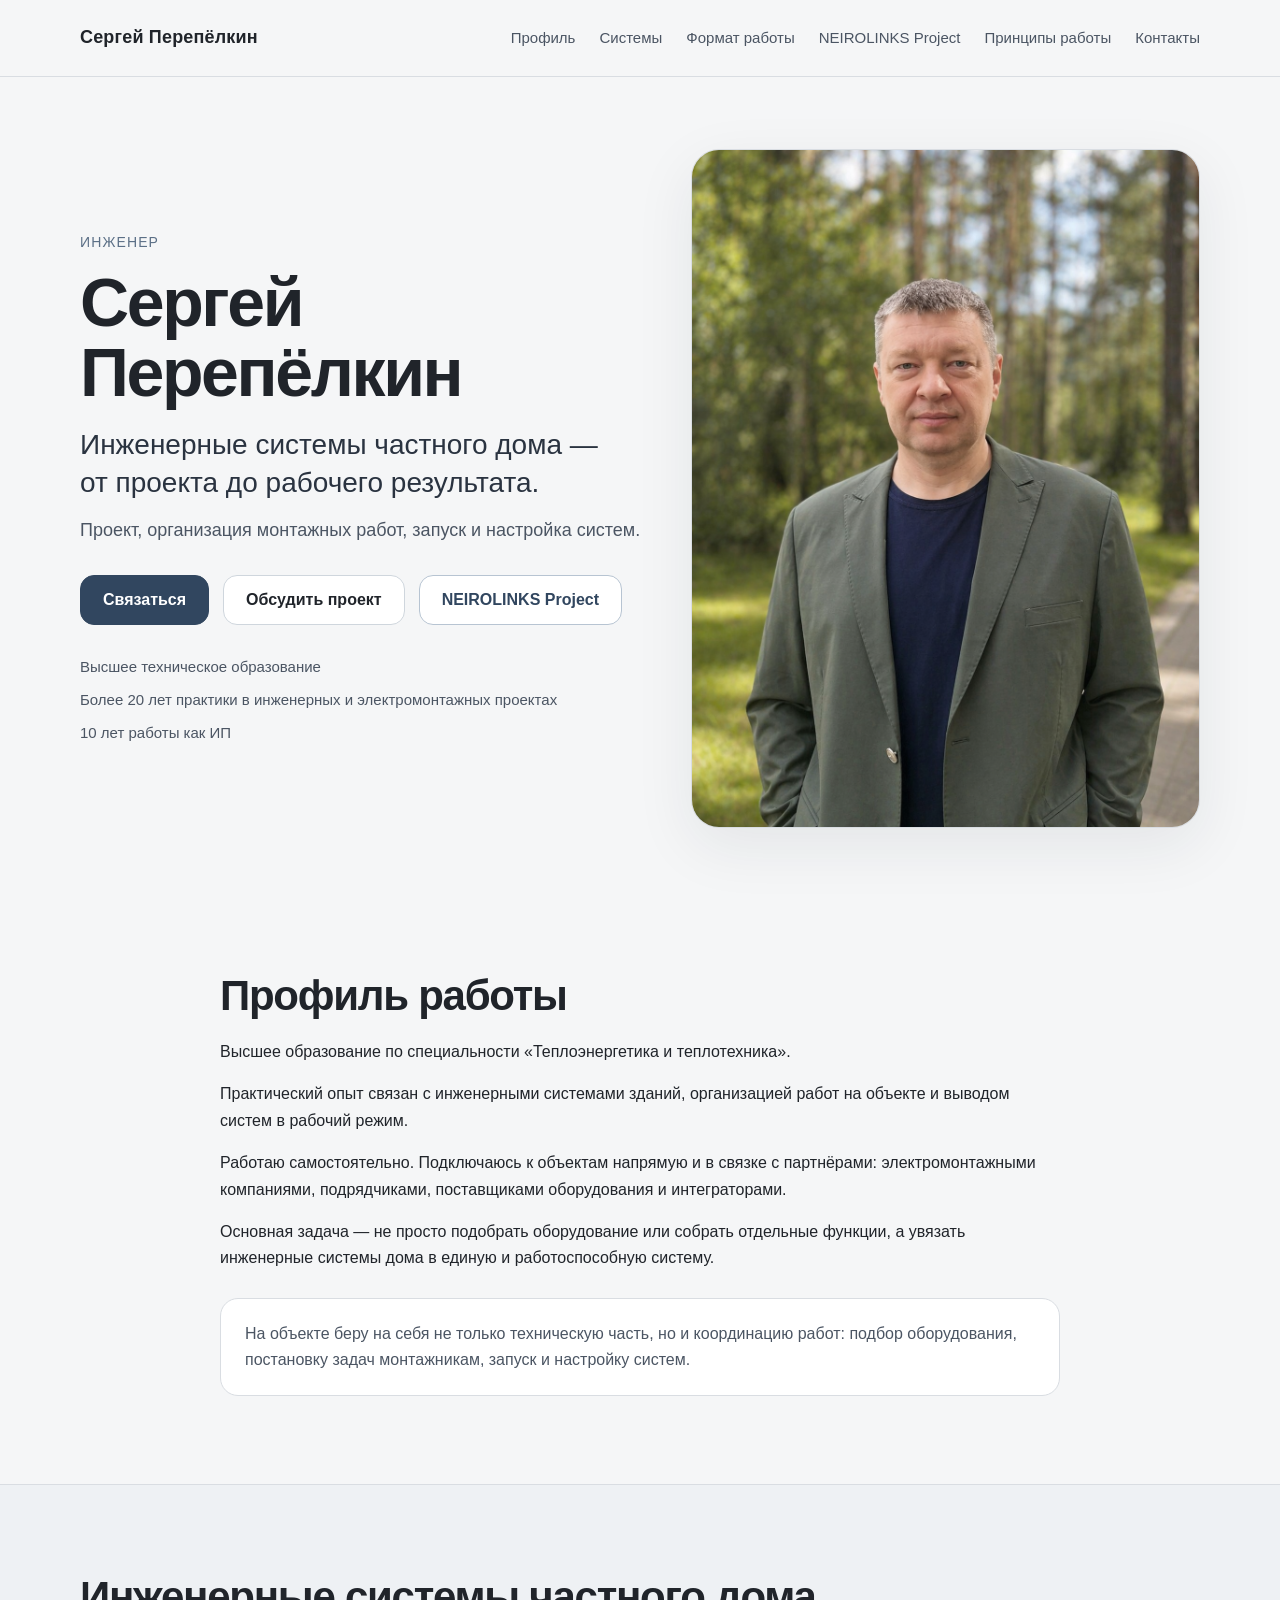
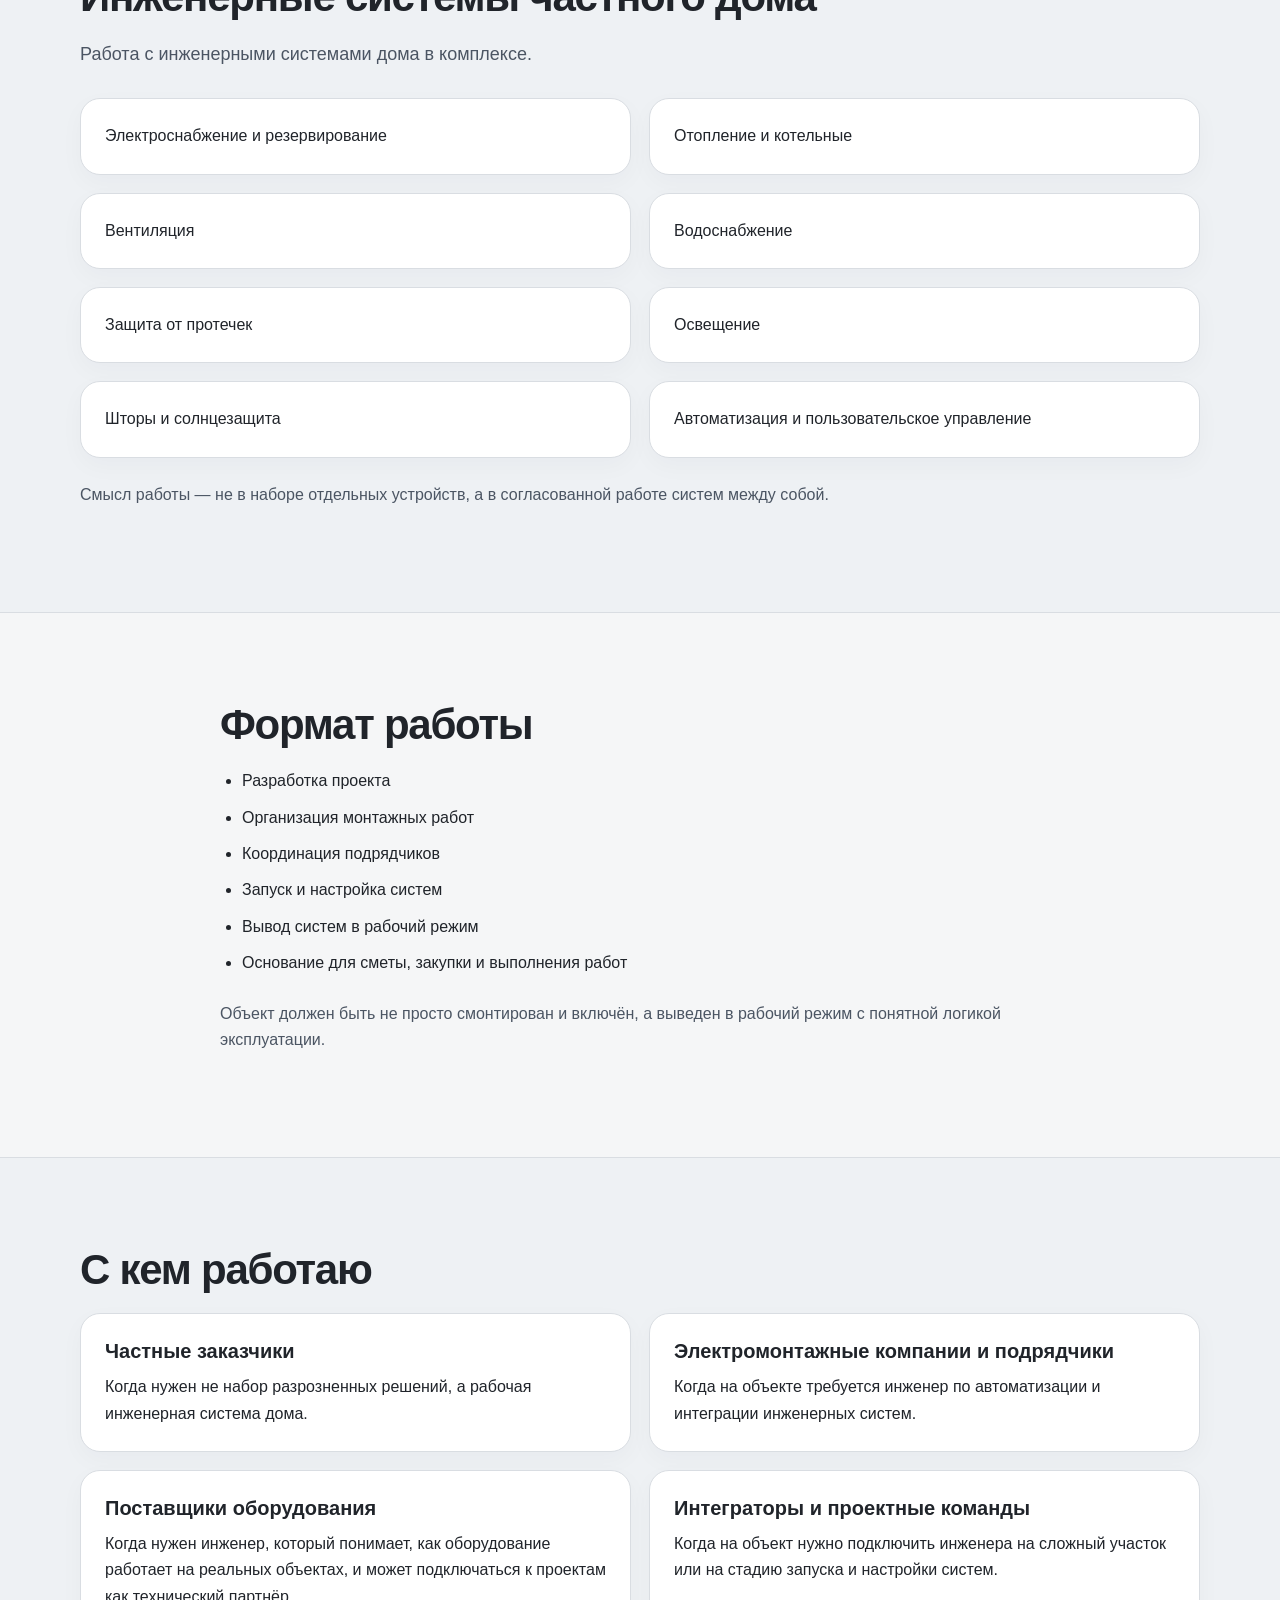
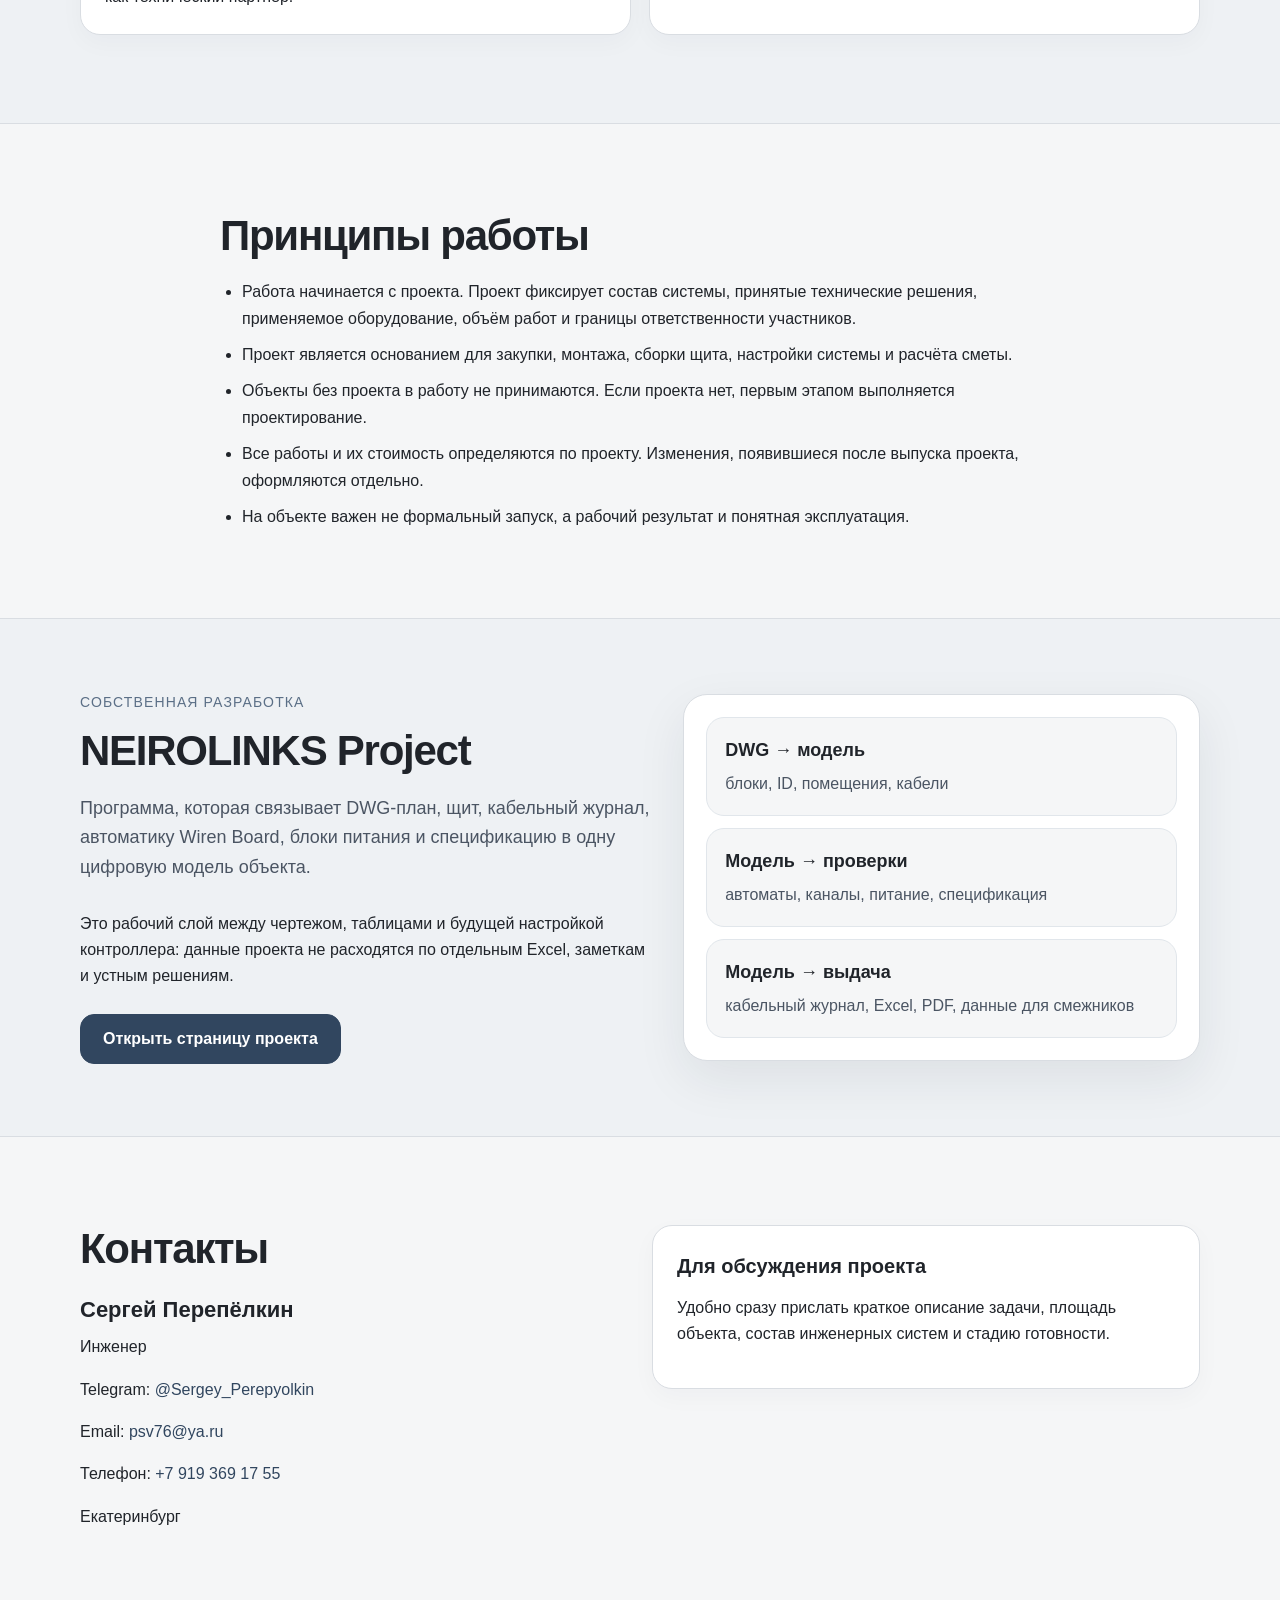
<file: index.html>
<!doctype html>
<html lang="ru">
<head>
  <meta charset="utf-8">
  <meta name="viewport" content="width=device-width, initial-scale=1">
  <title>Сергей Перепёлкин — инженер</title>
  <meta name="description" content="Сергей Перепёлкин — инженер. Инженерные системы частного дома: проект, организация монтажных работ, запуск и настройка систем на объекте.">
  <link rel="stylesheet" href="style.css">
</head>
<body>
  <header class="site-header">
    <div class="container header-row">
      <a class="brand" href="#top">Сергей Перепёлкин</a>

      <button class="menu-toggle" type="button" aria-label="Открыть меню" aria-expanded="false" aria-controls="site-nav">
        <span></span>
        <span></span>
        <span></span>
      </button>

      <nav class="nav" id="site-nav">
        <a href="#profile">Профиль</a>
        <a href="#systems">Системы</a>
        <a href="#work">Формат работы</a>
        <a href="#nl-project">NEIROLINKS Project</a>
        <a href="#approach">Принципы работы</a>
        <a href="#contacts">Контакты</a>
      </nav>
    </div>
  </header>

  <main id="top">
    <section class="hero">
      <div class="container hero-grid">
        <div class="hero-text">
          <p class="eyebrow">Инженер</p>

          <h1>Сергей Перепёлкин</h1>

          <p class="lead">
            Инженерные системы частного дома — <br>от проекта до рабочего результата.
          </p>

          <p class="hero-description">
            Проект, организация монтажных работ, запуск и настройка систем.
          </p>

          <div class="hero-actions">
            <a class="button button-primary" href="#contacts">Связаться</a>
            <a class="button button-secondary" href="#work">Обсудить проект</a>
            <a class="button button-project" href="/nl-project/">NEIROLINKS Project</a>
          </div>

          <div class="hero-facts">
            <div>Высшее техническое образование</div>
            <div>Более 20 лет практики в инженерных и электромонтажных проектах</div>
            <div>10 лет работы как ИП</div>
          </div>
        </div>

        <div class="hero-visual">
          <img class="hero-photo" src="images/Photo_psv_main.png" alt="Сергей Перепёлкин">
        </div>
      </div>
    </section>

    <section id="profile" class="section">
      <div class="container narrow">
        <h2>Профиль работы</h2>

        <p>
          Высшее образование по специальности «Теплоэнергетика и теплотехника».
        </p>

        <p>
          Практический опыт связан с инженерными системами зданий, организацией работ на объекте и выводом систем в рабочий режим.
        </p>

        <p>
          Работаю самостоятельно. Подключаюсь к объектам напрямую и в связке с партнёрами: электромонтажными компаниями, подрядчиками, поставщиками оборудования и интеграторами.
        </p>

        <p>
          Основная задача — не просто подобрать оборудование или собрать отдельные функции, а увязать инженерные системы дома в единую и работоспособную систему.
        </p>

        <div class="profile-note">
          На объекте беру на себя не только техническую часть, но и координацию работ: подбор оборудования, постановку задач монтажникам, запуск и настройку систем.
        </div>
      </div>
    </section>

    <section id="systems" class="section section-alt">
      <div class="container">
        <h2>Инженерные системы частного дома</h2>

        <p class="section-intro">
          Работа с инженерными системами дома в комплексе.
        </p>

        <div class="grid-two">
          <div class="card">Электроснабжение и резервирование</div>
          <div class="card">Отопление и котельные</div>
          <div class="card">Вентиляция</div>
          <div class="card">Водоснабжение</div>
          <div class="card">Защита от протечек</div>
          <div class="card">Освещение</div>
          <div class="card">Шторы и солнцезащита</div>
          <div class="card">Автоматизация и пользовательское управление</div>
        </div>

        <p class="section-note">
          Смысл работы — не в наборе отдельных устройств, а в согласованной работе систем между собой.
        </p>
      </div>
    </section>

    <section id="work" class="section">
      <div class="container narrow">
        <h2>Формат работы</h2>

        <ul class="list">
          <li>Разработка проекта</li>
          <li>Организация монтажных работ</li>
          <li>Координация подрядчиков</li>
          <li>Запуск и настройка систем</li>
          <li>Вывод систем в рабочий режим</li>
          <li>Основание для сметы, закупки и выполнения работ</li>
        </ul>

        <p class="section-note">
          Объект должен быть не просто смонтирован и включён, а выведен в рабочий режим с понятной логикой эксплуатации.
        </p>
      </div>
    </section>

    <section class="section section-alt">
      <div class="container">
        <h2>С кем работаю</h2>

        <div class="grid-two">
          <article class="card">
            <h3>Частные заказчики</h3>
            <p>Когда нужен не набор разрозненных решений, а рабочая инженерная система дома.</p>
          </article>

          <article class="card">
            <h3>Электромонтажные компании и подрядчики</h3>
            <p>Когда на объекте требуется инженер по автоматизации и интеграции инженерных систем.</p>
          </article>

          <article class="card">
            <h3>Поставщики оборудования</h3>
            <p>Когда нужен инженер, который понимает, как оборудование работает на реальных объектах, и может подключаться к проектам как технический партнёр.</p>
          </article>

          <article class="card">
            <h3>Интеграторы и проектные команды</h3>
            <p>Когда на объект нужно подключить инженера на сложный участок или на стадию запуска и настройки систем.</p>
          </article>
        </div>
      </div>
    </section>

    <section id="approach" class="section">
      <div class="container narrow">
        <h2>Принципы работы</h2>

        <ul class="list">
          <li>Работа начинается с проекта. Проект фиксирует состав системы, принятые технические решения, применяемое оборудование, объём работ и границы ответственности участников.</li>
          <li>Проект является основанием для закупки, монтажа, сборки щита, настройки системы и расчёта сметы.</li>
          <li>Объекты без проекта в работу не принимаются. Если проекта нет, первым этапом выполняется проектирование.</li>
          <li>Все работы и их стоимость определяются по проекту. Изменения, появившиеся после выпуска проекта, оформляются отдельно.</li>
          <li>На объекте важен не формальный запуск, а рабочий результат и понятная эксплуатация.</li>
        </ul>
      </div>
    </section>

    <section id="nl-project" class="section section-alt nl-project-section">
      <div class="container nl-project-grid">
        <div>
          <p class="eyebrow">Собственная разработка</p>
          <h2>NEIROLINKS Project</h2>

          <p class="section-intro">
            Программа, которая связывает DWG-план, щит, кабельный журнал,
            автоматику Wiren Board, блоки питания и спецификацию в одну цифровую модель объекта.
          </p>

          <p>
            Это рабочий слой между чертежом, таблицами и будущей настройкой контроллера:
            данные проекта не расходятся по отдельным Excel, заметкам и устным решениям.
          </p>

          <div class="nl-project-actions">
            <a class="button button-primary" href="/nl-project/">Открыть страницу проекта</a>
          </div>
        </div>

        <div class="nl-project-card" aria-label="Логика NEIROLINKS Project">
          <div class="nl-project-flow-item">
            <strong>DWG → модель</strong>
            <span>блоки, ID, помещения, кабели</span>
          </div>
          <div class="nl-project-flow-item">
            <strong>Модель → проверки</strong>
            <span>автоматы, каналы, питание, спецификация</span>
          </div>
          <div class="nl-project-flow-item">
            <strong>Модель → выдача</strong>
            <span>кабельный журнал, Excel, PDF, данные для смежников</span>
          </div>
        </div>
      </div>
    </section>

    <section id="contacts" class="section section-contacts">
      <div class="container contacts-grid">
        <div>
          <h2>Контакты</h2>
          <p class="contact-name">Сергей Перепёлкин</p>
          <p>Инженер</p>
          <p>Telegram: <a class="contact-link" href="https://t.me/Sergey_Perepyolkin" target="_blank" rel="noopener noreferrer">@Sergey_Perepyolkin</a></p>
          <p>Email: <a class="contact-link" href="mailto:psv76@ya.ru">psv76@ya.ru</a></p>
          <p>Телефон: <a class="contact-link" href="tel:+79193691755">+7 919 369 17 55</a></p>
          <p>Екатеринбург</p>
        </div>

        <div class="contact-box">
          <p class="contact-box-title">Для обсуждения проекта</p>
          <p>
            Удобно сразу прислать краткое описание задачи, площадь объекта,
            состав инженерных систем и стадию готовности.
          </p>
        </div>
      </div>
    </section>
  </main>

  <script>
    (function () {
      const button = document.querySelector('.menu-toggle');
      const nav = document.querySelector('.nav');

      if (!button || !nav) return;

      button.addEventListener('click', function () {
        const isOpen = nav.classList.toggle('nav-open');
        button.setAttribute('aria-expanded', String(isOpen));
        document.body.classList.toggle('menu-open', isOpen);
      });

      nav.querySelectorAll('a').forEach(function (link) {
        link.addEventListener('click', function () {
          nav.classList.remove('nav-open');
          button.setAttribute('aria-expanded', 'false');
          document.body.classList.remove('menu-open');
        });
      });
    })();
  </script>
</body>
</html>
</file>
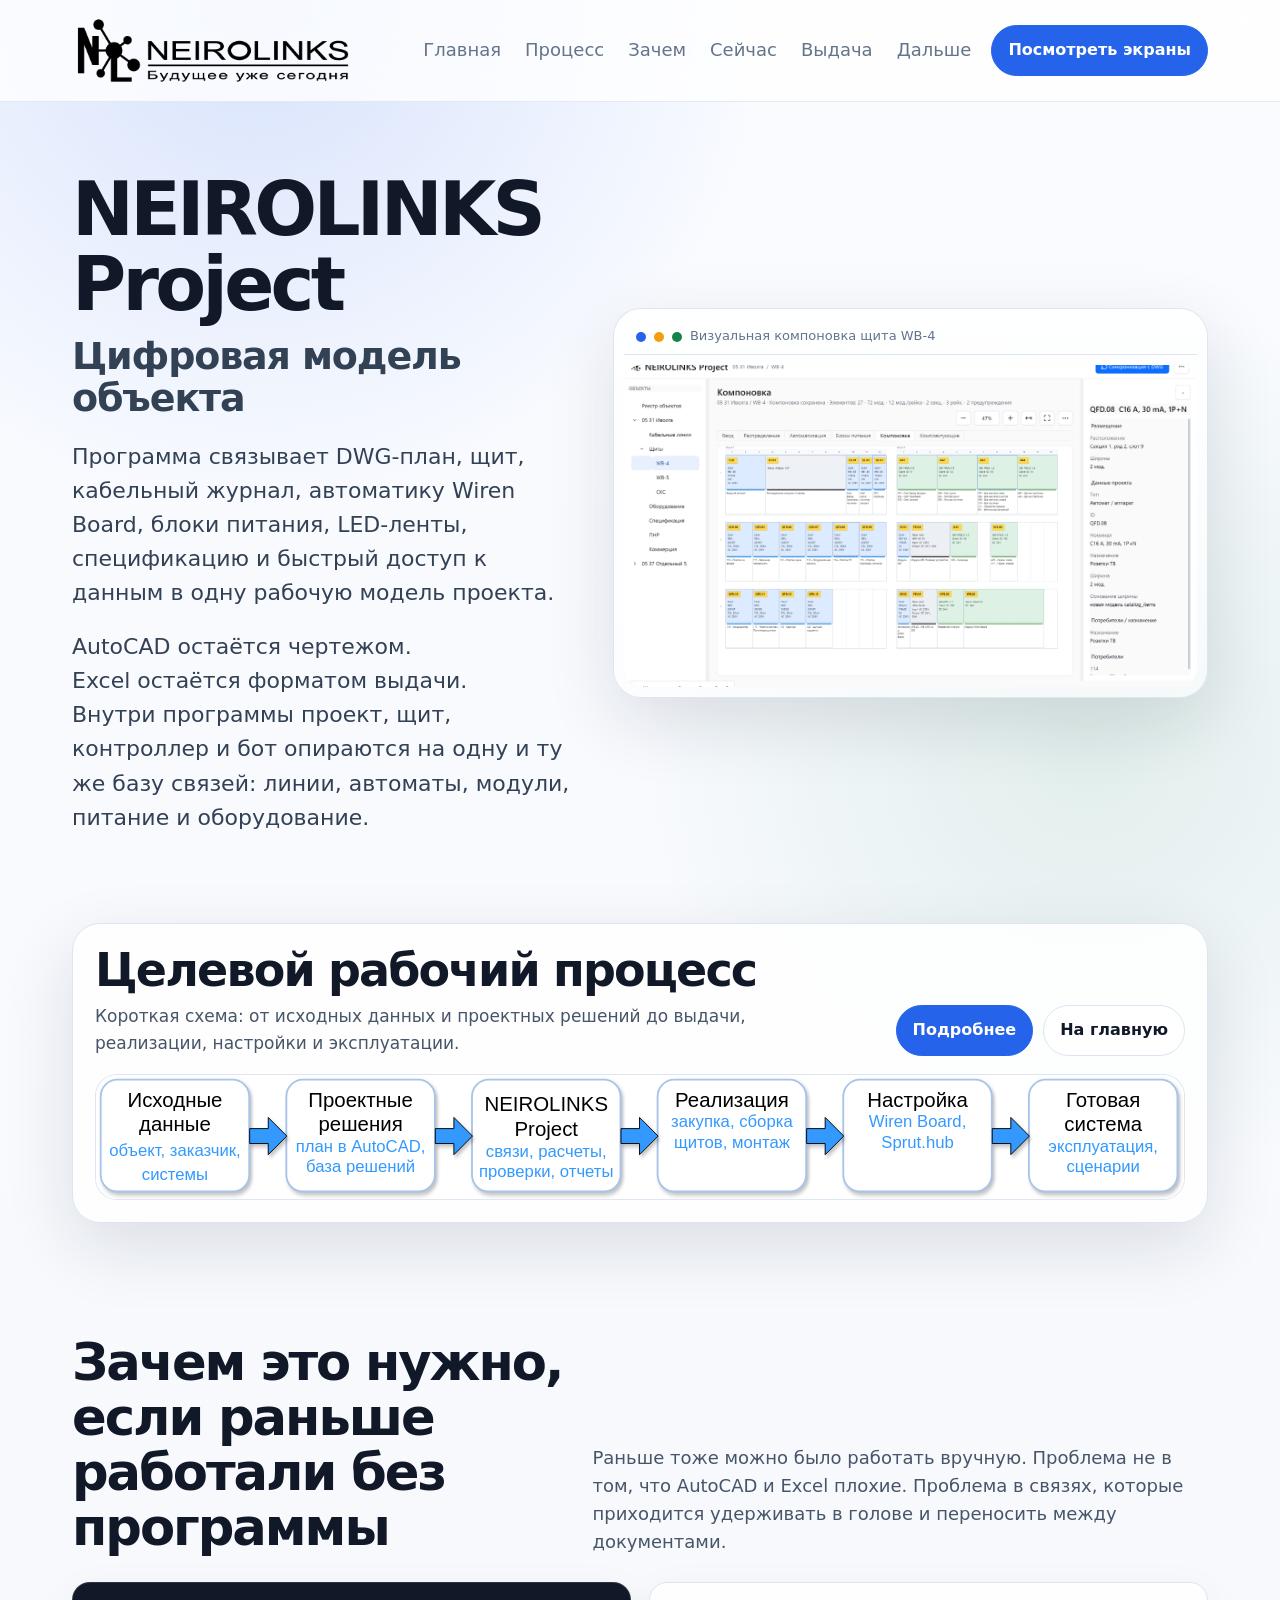
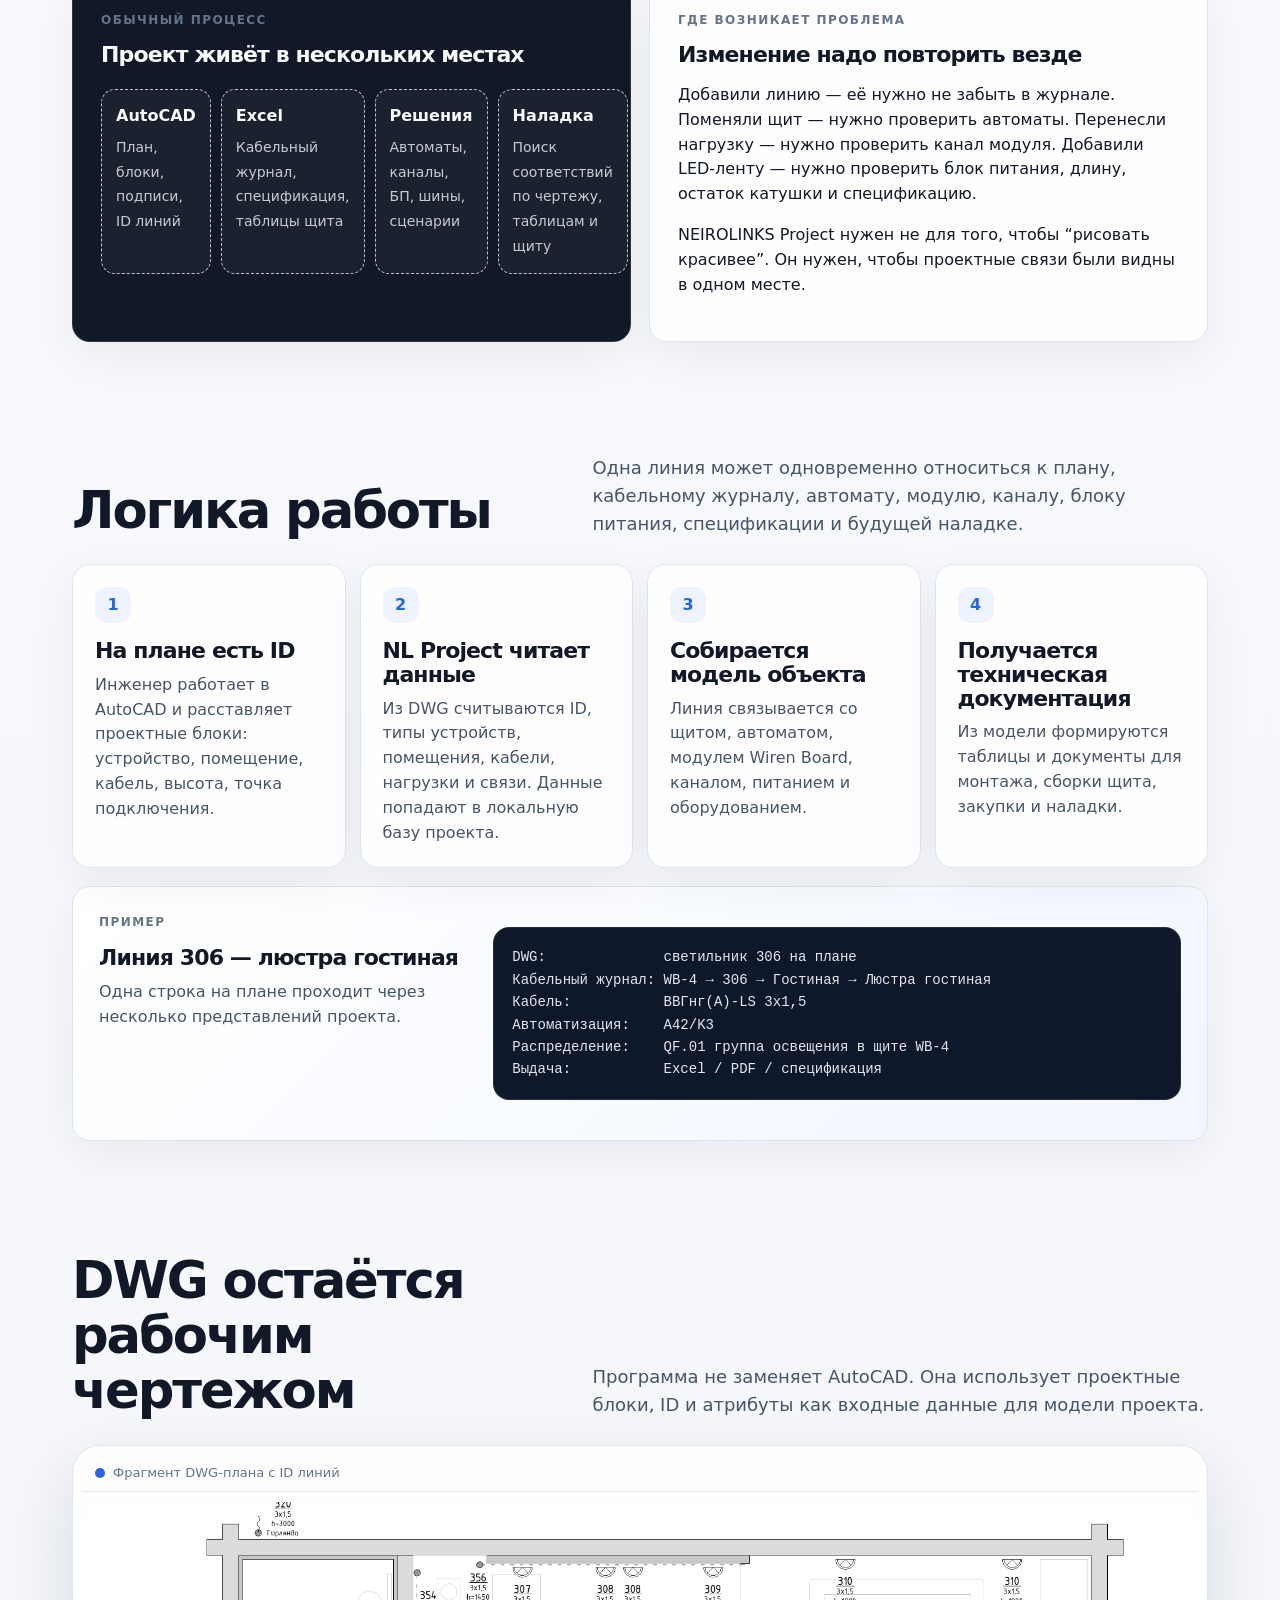
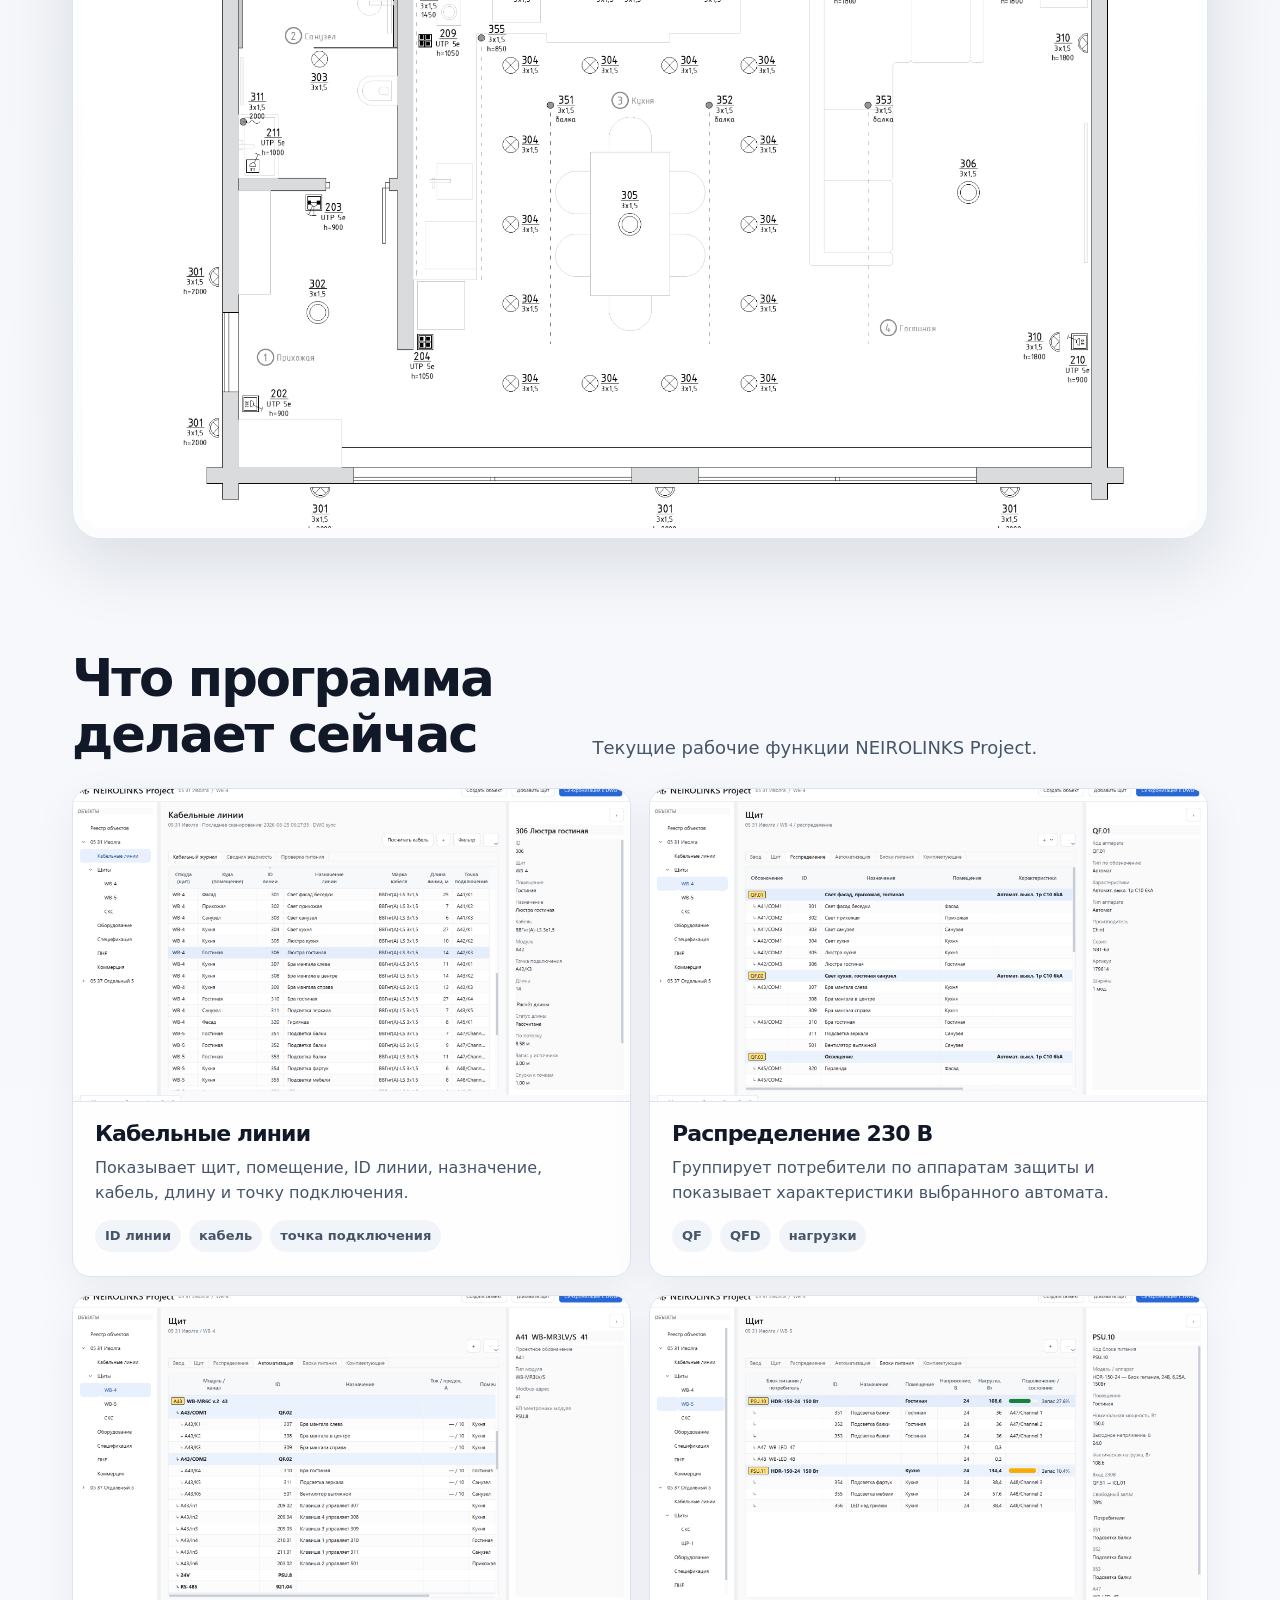
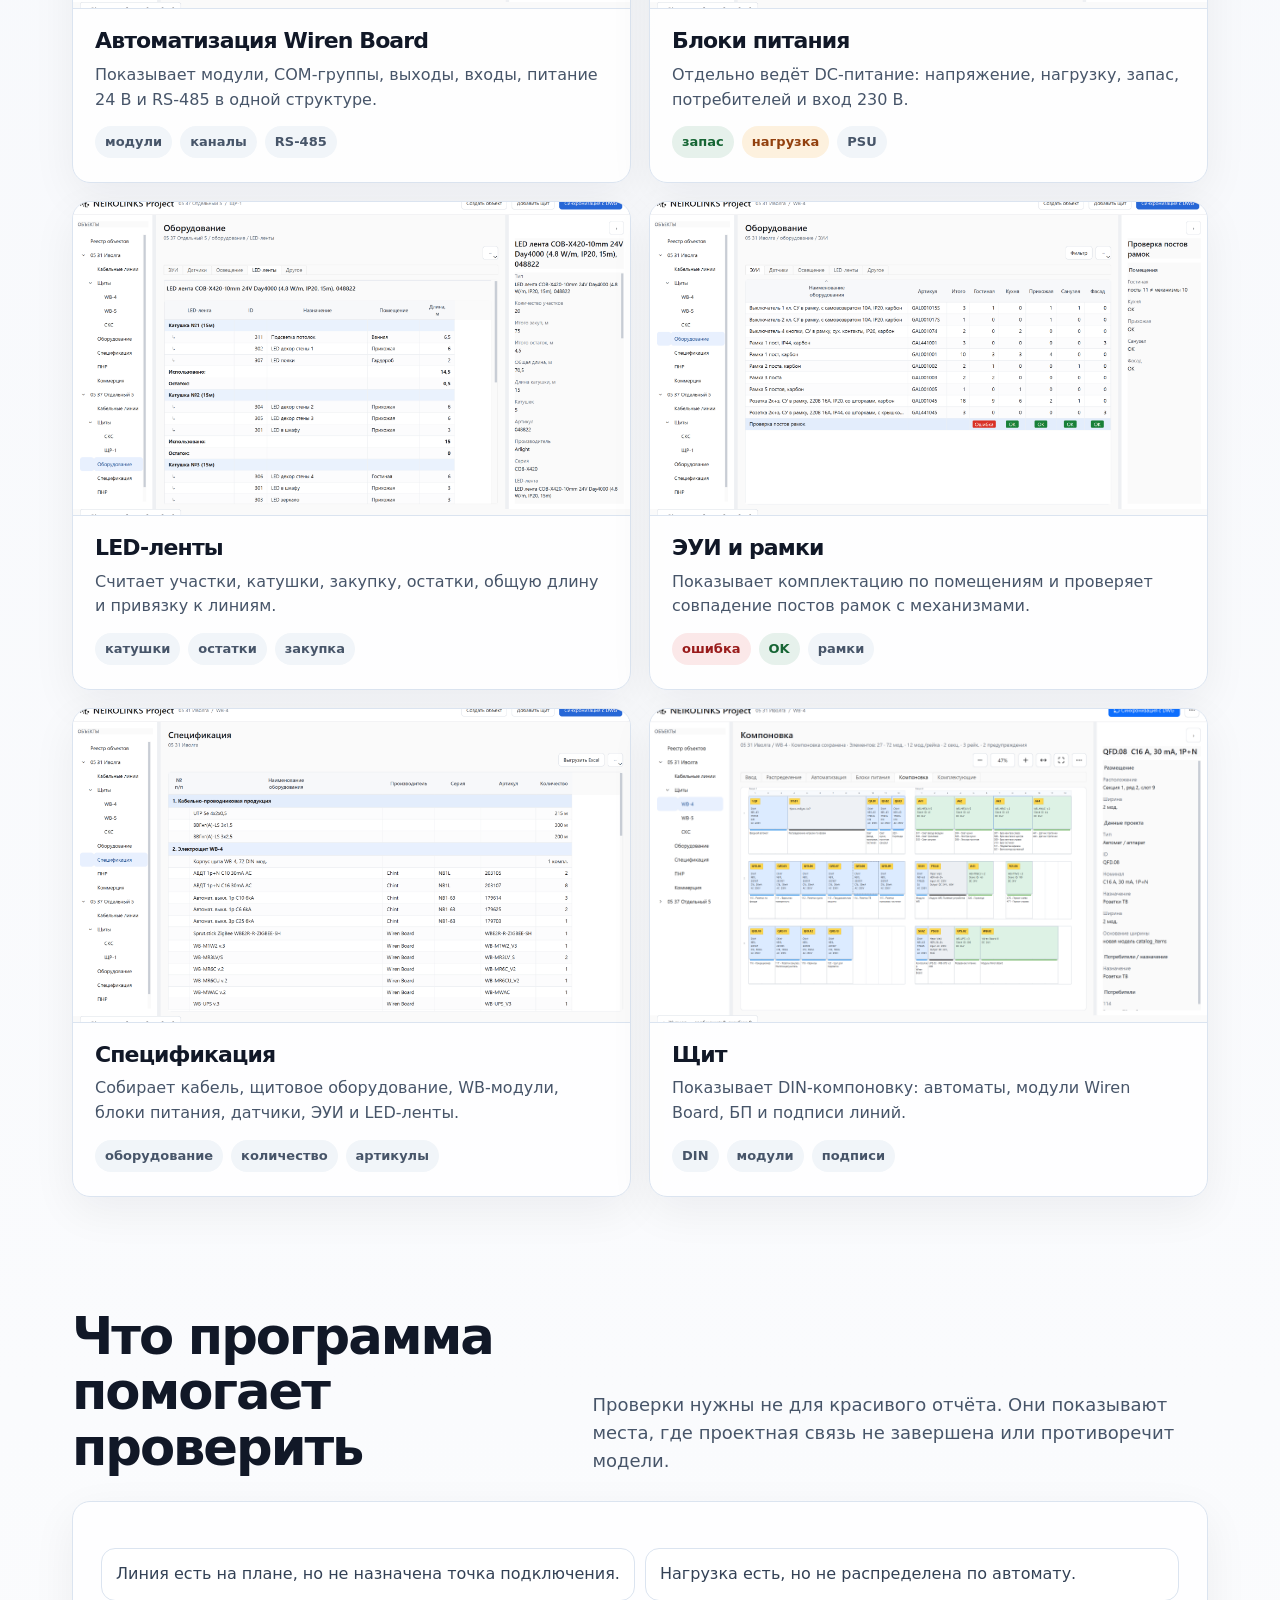
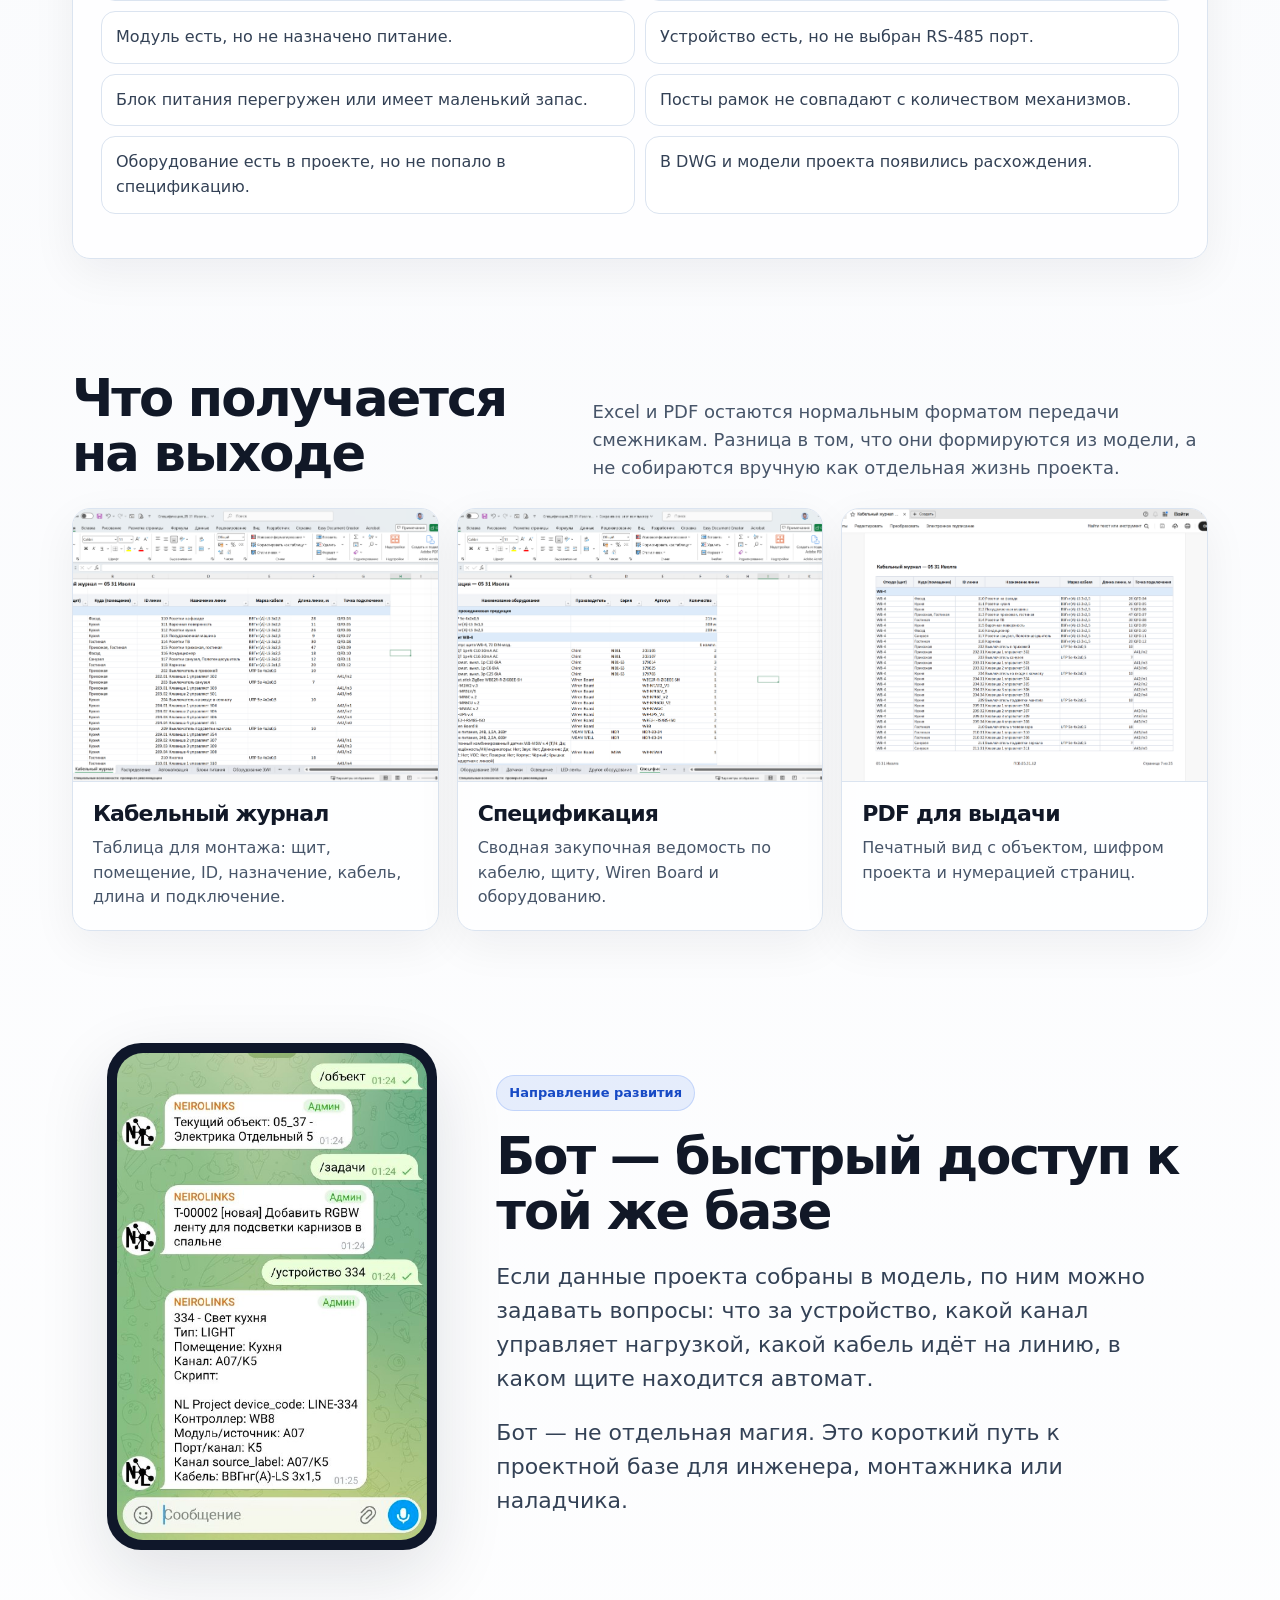
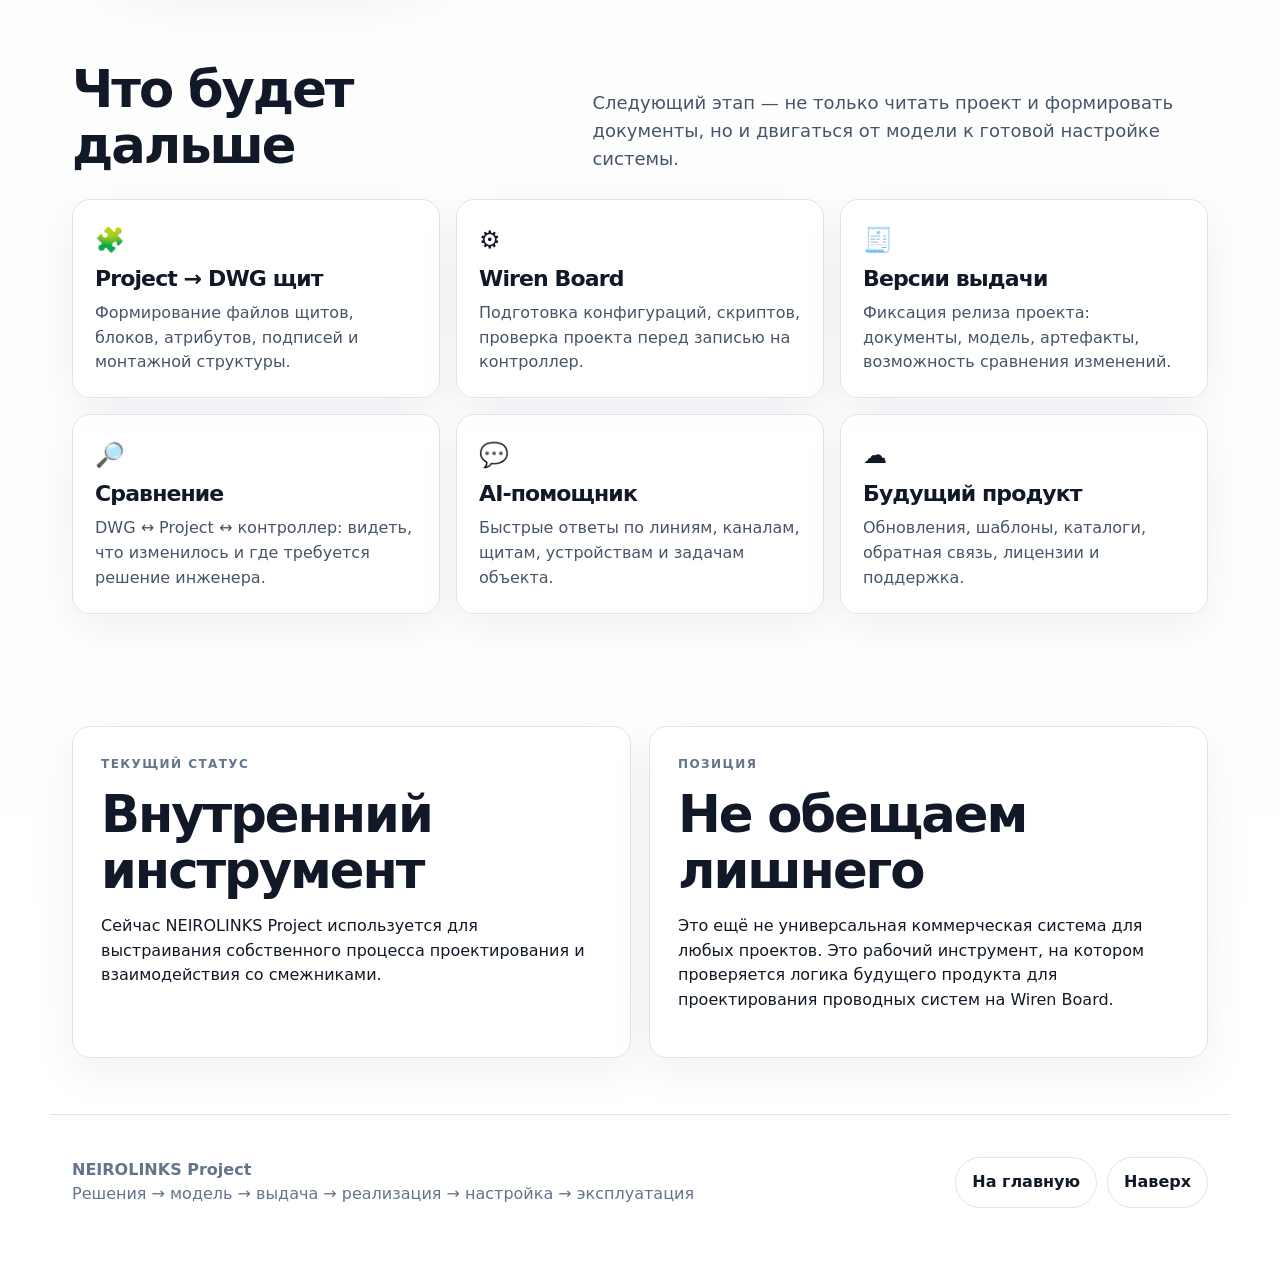
<file: nl-project/index.html>
<!doctype html>
<html lang="ru">
<head>
  <meta charset="utf-8" />
  <meta name="viewport" content="width=device-width, initial-scale=1" />
  <title>NEIROLINKS Project — связанная модель проекта проводного умного дома</title>
  <meta name="description" content="NEIROLINKS Project связывает DWG-план, щит, кабельный журнал, автоматику, блоки питания и спецификацию в одну модель проекта." />
  <meta name="theme-color" content="#2563eb" />
  <link rel="preload" as="image" href="assets/screens/app-board.png" />
  <style>
    :root {
      --bg: #f5f7fb;
      --panel: #ffffff;
      --panel-2: #eef4ff;
      --text: #111827;
      --muted: #64748b;
      --line: #dbe4f0;
      --blue: #2563eb;
      --blue-2: #174ac5;
      --green: #16834a;
      --red: #dc2626;
      --yellow: #f59e0b;
      --shadow: 0 24px 70px rgba(15, 23, 42, .12);
      --radius: 28px;
      --radius-sm: 18px;
      --max: 1180px;
      --mono: "SFMono-Regular", Consolas, "Liberation Mono", monospace;
      --sans: Inter, ui-sans-serif, system-ui, -apple-system, BlinkMacSystemFont, "Segoe UI", Arial, sans-serif;
    }

    * { box-sizing: border-box; }
    html { scroll-behavior: smooth; }
    body {
      margin: 0;
      font-family: var(--sans);
      color: var(--text);
      background:
        radial-gradient(circle at 20% 0%, rgba(37, 99, 235, .16), transparent 32rem),
        radial-gradient(circle at 85% 8%, rgba(22, 131, 74, .10), transparent 28rem),
        linear-gradient(180deg, #f9fbff 0%, var(--bg) 34%, #ffffff 100%);
      line-height: 1.55;
    }

    a { color: inherit; text-decoration: none; }
    img { display: block; max-width: 100%; }

    .topbar {
      position: sticky;
      top: 0;
      z-index: 40;
      backdrop-filter: blur(18px);
      background: rgba(255, 255, 255, .78);
      border-bottom: 1px solid rgba(219, 228, 240, .76);
    }

    .nav {
      max-width: var(--max);
      margin: 0 auto;
      padding: 14px 22px;
      display: flex;
      align-items: center;
      justify-content: space-between;
      gap: 20px;
    }

    .brand {
      display: flex;
      align-items: center;
      flex: 0 0 auto;
      min-width: 0;
    }

    .brand-logo-full {
      display: block;
      width: clamp(200px, 22vw, 320px);
      height: auto;
      object-fit: contain;
    }

    .nav-links {
      display: flex;
      align-items: center;
      gap: 24px;
      color: var(--muted);
      font-size: 18px;
      margin-left: auto;
    }

    .nav-links a:hover { color: var(--blue); }

    .btn {
      display: inline-flex;
      align-items: center;
      justify-content: center;
      gap: 8px;
      padding: 12px 16px;
      border-radius: 999px;
      border: 1px solid var(--line);
      background: #fff;
      color: var(--text);
      font-weight: 650;
      transition: transform .18s ease, box-shadow .18s ease, border-color .18s ease, background .18s ease;
    }

    .btn:hover {
      transform: translateY(-1px);
      box-shadow: 0 12px 32px rgba(15, 23, 42, .10);
      border-color: #b9c9df;
    }

    .btn.primary {
      background: var(--blue);
      border-color: var(--blue);
      color: #fff;
    }

    .btn.primary:hover { background: var(--blue-2); }

    .hero, section {
      max-width: var(--max);
      margin: 0 auto;
      padding-left: 22px;
      padding-right: 22px;
    }

    .hero {
      padding-top: 70px;
      padding-bottom: 70px;
      display: grid;
      grid-template-columns: minmax(0, .92fr) minmax(0, 1.08fr);
      gap: 34px;
      align-items: center;
    }

    .eyebrow {
      display: inline-flex;
      align-items: center;
      gap: 8px;
      padding: 7px 12px;
      border-radius: 999px;
      background: rgba(37, 99, 235, .10);
      color: #174ac5;
      border: 1px solid rgba(37, 99, 235, .18);
      font-size: 13px;
      font-weight: 700;
    }

    h1, h2, h3 { line-height: 1.08; letter-spacing: -.04em; margin: 0; }
    h1 { font-size: clamp(32px, 5vw, 64px); }
    h2 { font-size: clamp(32px, 4vw, 52px); }
    h3 { font-size: 22px; }

    .hero-product {
      font-size: clamp(42px, 6vw, 74px);
      line-height: 1.02;
      letter-spacing: -.05em;
      font-weight: 860;
      color: var(--text);
    }

    .hero-title {
      margin-top: 12px;
      font-size: clamp(24px, 3.2vw, 38px);
      line-height: 1.12;
      letter-spacing: -.03em;
      color: #334155;
      font-weight: 700;
    }

    .hero-text {
      font-size: clamp(18px, 2vw, 22px);
      color: #334155;
      margin: 20px 0 0;
      max-width: 680px;
    }

    .hero-text strong { color: var(--text); }

    .hero-actions {
      margin-top: 30px;
      display: flex;
      flex-wrap: wrap;
      gap: 12px;
    }

    .facts {
      margin-top: 28px;
      display: grid;
      grid-template-columns: repeat(3, 1fr);
      gap: 10px;
      max-width: 680px;
    }

    .fact {
      padding: 12px 13px;
      border: 1px solid rgba(219, 228, 240, .90);
      background: rgba(255, 255, 255, .78);
      border-radius: 16px;
      color: #334155;
      font-size: 14px;
    }

    .fact b { display: block; color: var(--text); font-size: 15px; }

    .screen-shell {
      border-radius: var(--radius);
      background: linear-gradient(180deg, rgba(255,255,255,.88), rgba(255,255,255,.62));
      border: 1px solid rgba(219, 228, 240, .92);
      padding: 10px;
      box-shadow: var(--shadow);
      overflow: hidden;
    }

    .screen-top {
      height: 36px;
      display: flex;
      align-items: center;
      gap: 8px;
      padding: 0 12px;
      color: var(--muted);
      font-size: 13px;
      border-bottom: 1px solid var(--line);
    }

    .dot { width: 10px; height: 10px; border-radius: 999px; background: #cbd5e1; }
    .dot.blue { background: var(--blue); }
    .dot.green { background: var(--green); }
    .dot.yellow { background: var(--yellow); }

    .screen-shell img {
      width: 100%;
      aspect-ratio: 16 / 9;
      object-fit: cover;
      object-position: center;
      border-radius: 18px;
      margin-top: 10px;
      cursor: zoom-in;
    }

    section { padding-top: 56px; padding-bottom: 56px; }

    .section-head {
      display: grid;
      grid-template-columns: minmax(0, .8fr) minmax(0, 1fr);
      gap: 28px;
      align-items: end;
      margin-bottom: 26px;
    }

    .section-head p {
      margin: 0;
      color: #475569;
      font-size: 18px;
    }

    .plain-card, .dark-card, .step, .shot-card, .output-card, .roadmap-card, .case-card {
      border: 1px solid var(--line);
      background: rgba(255,255,255,.86);
      border-radius: var(--radius-sm);
      box-shadow: 0 14px 45px rgba(15, 23, 42, .06);
    }

    .plain-card { padding: 28px; }

    .why-grid {
      display: grid;
      grid-template-columns: minmax(0, 1fr) minmax(0, 1fr);
      gap: 18px;
    }

    .dark-card {
      padding: 28px;
      background: #111827;
      color: #f8fafc;
      border-color: rgba(255,255,255,.12);
    }

    .dark-card p { color: #cbd5e1; }

    .mini-title {
      color: var(--muted);
      text-transform: uppercase;
      letter-spacing: .12em;
      font-size: 12px;
      font-weight: 800;
      margin-bottom: 14px;
    }

    .diagram {
      display: grid;
      grid-template-columns: repeat(4, 1fr);
      gap: 10px;
      margin-top: 22px;
    }

    .diagram-box {
      border: 1px dashed rgba(203, 213, 225, .9);
      border-radius: 14px;
      padding: 14px;
      min-height: 112px;
      background: rgba(255,255,255,.04);
    }

    .diagram-box b { display: block; margin-bottom: 6px; }
    .diagram-box span { color: inherit; opacity: .78; font-size: 14px; }

    .flow {
      display: grid;
      grid-template-columns: repeat(4, 1fr);
      gap: 14px;
    }

    .step {
      padding: 22px;
      position: relative;
      min-height: 185px;
    }

    .step-num {
      display: inline-grid;
      place-items: center;
      width: 36px;
      height: 36px;
      border-radius: 12px;
      background: var(--panel-2);
      color: var(--blue);
      font-weight: 900;
      margin-bottom: 16px;
    }

    .step p, .shot-card p, .output-card p, .roadmap-card p, .case-card p {
      color: #475569;
      margin: 10px 0 0;
    }

    .case-card {
      margin-top: 18px;
      padding: 26px;
      display: grid;
      grid-template-columns: .7fr 1.3fr;
      gap: 24px;
      align-items: start;
      background: linear-gradient(135deg, #ffffff, #f1f6ff);
    }

    .code-lines {
      font-family: var(--mono);
      font-size: 14px;
      line-height: 1.6;
      background: #0f172a;
      color: #e2e8f0;
      border-radius: 16px;
      padding: 18px;
      overflow-x: auto;
      border: 1px solid rgba(255,255,255,.1);
    }

    .shots-grid {
      display: grid;
      grid-template-columns: repeat(2, minmax(0, 1fr));
      gap: 18px;
    }

    .shot-card { overflow: hidden; }
    .shot-card .shot-text { padding: 20px 22px 24px; }
    .shot-card img {
      width: 100%;
      aspect-ratio: 16/9;
      object-fit: cover;
      border-bottom: 1px solid var(--line);
      cursor: zoom-in;
      background: #eef2f7;
    }

    .tag-row { display: flex; flex-wrap: wrap; gap: 8px; margin-top: 14px; }
    .tag {
      padding: 6px 10px;
      border-radius: 999px;
      background: #f1f5f9;
      color: #475569;
      font-size: 13px;
      font-weight: 650;
    }
    .tag.ok { background: rgba(22, 131, 74, .10); color: #166534; }
    .tag.warn { background: rgba(245, 158, 11, .13); color: #92400e; }
    .tag.err { background: rgba(220, 38, 38, .10); color: #991b1b; }

    .check-list {
      display: grid;
      grid-template-columns: repeat(2, minmax(0, 1fr));
      gap: 10px;
      margin-top: 18px;
      padding: 0;
      list-style: none;
    }

    .check-list li {
      border: 1px solid var(--line);
      border-radius: 14px;
      padding: 13px 14px;
      background: #fff;
      color: #334155;
    }

    .output-grid {
      display: grid;
      grid-template-columns: repeat(3, minmax(0, 1fr));
      gap: 18px;
    }

    .output-card { overflow: hidden; }
    .output-card img {
      width: 100%;
      aspect-ratio: 4/3;
      object-fit: cover;
      cursor: zoom-in;
      border-bottom: 1px solid var(--line);
    }
    .output-card div { padding: 20px; }

    .bot-wrap {
      display: grid;
      grid-template-columns: .72fr 1.28fr;
      gap: 24px;
      align-items: center;
    }

    .phone {
      max-width: 330px;
      margin: 0 auto;
      border-radius: 34px;
      padding: 10px;
      background: #0f172a;
      box-shadow: var(--shadow);
    }

    .phone img {
      width: 100%;
      border-radius: 26px;
      object-fit: cover;
      cursor: zoom-in;
    }

    .roadmap {
      display: grid;
      grid-template-columns: repeat(3, minmax(0, 1fr));
      gap: 16px;
    }

    .roadmap-card { padding: 22px; }
    .roadmap-card .icon { font-size: 24px; margin-bottom: 8px; }

    .status-block {
      display: grid;
      grid-template-columns: 1fr 1fr;
      gap: 18px;
    }

    .footer {
      max-width: var(--max);
      margin: 0 auto;
      padding: 42px 22px 54px;
      color: #64748b;
      border-top: 1px solid var(--line);
      display: flex;
      align-items: center;
      justify-content: space-between;
      gap: 20px;
    }

    .modal {
      position: fixed;
      inset: 0;
      display: none;
      z-index: 100;
      background: rgba(2, 6, 23, .86);
      padding: 26px;
      align-items: center;
      justify-content: center;
    }

    .modal.open { display: flex; }
    .modal img {
      max-width: min(96vw, 1480px);
      max-height: 90vh;
      object-fit: contain;
      border-radius: 18px;
      box-shadow: 0 30px 80px rgba(0,0,0,.45);
      background: #fff;
    }

    .modal button {
      position: fixed;
      right: 22px;
      top: 18px;
      width: 44px;
      height: 44px;
      border-radius: 999px;
      border: 1px solid rgba(255,255,255,.22);
      background: rgba(15,23,42,.8);
      color: #fff;
      font-size: 24px;
      cursor: pointer;
    }


    .process-preview {
      padding-top: 18px;
      padding-bottom: 56px;
    }

    .process-panel {
      border: 1px solid var(--line);
      background: rgba(255,255,255,.88);
      border-radius: var(--radius);
      box-shadow: var(--shadow);
      padding: 22px;
      overflow: hidden;
    }

    .process-head {
      display: flex;
      align-items: end;
      justify-content: space-between;
      gap: 18px;
      margin-bottom: 18px;
    }

    .process-head h2 {
      font-size: clamp(28px, 4vw, 46px);
    }

    .process-head p {
      margin: 8px 0 0;
      color: #475569;
      font-size: 17px;
      max-width: 680px;
    }

    .process-actions {
      display: flex;
      gap: 10px;
      flex-wrap: wrap;
      justify-content: flex-end;
      flex: 0 0 auto;
    }

    .process-diagram {
      border: 1px solid rgba(219,228,240,.92);
      border-radius: 22px;
      background: #fff;
      overflow: hidden;
    }

    .process-diagram img {
      width: 100%;
      height: auto;
      cursor: zoom-in;
      background: #fff;
    }

    @media (max-width: 980px) {
      .hero, .section-head, .why-grid, .case-card, .bot-wrap, .status-block { grid-template-columns: 1fr; }
      .process-head { align-items: flex-start; flex-direction: column; }
      .process-actions { justify-content: flex-start; }
      .flow, .diagram, .roadmap { grid-template-columns: repeat(2, 1fr); }
      .output-grid { grid-template-columns: 1fr; }
      .nav-links { display: none; }
    }

    @media (max-width: 700px) {
      .hero { padding-top: 42px; }
      .process-preview { padding-top: 8px; }
      .process-panel { padding: 14px; border-radius: 22px; }
      .process-actions .btn { width: 100%; }
      .facts, .flow, .shots-grid, .check-list, .diagram, .roadmap { grid-template-columns: 1fr; }
      .hero-actions .btn { width: 100%; }
      .brand-logo-full { width: clamp(170px, 48vw, 230px); }
      .topbar .btn { width: auto; padding: 10px 16px; white-space: nowrap; }
      .hero-product { font-size: clamp(40px, 12vw, 58px); }
      .hero-title { font-size: 26px; }
      .footer { flex-direction: column; align-items: flex-start; }
    }

    @media (max-width: 540px) {
      .nav { padding: 12px 14px; gap: 10px; }
      .brand-copy { min-width: 0; }
      .brand-logo-full { width: 170px; }
      .topbar .btn { padding: 10px 14px; font-size: 13px; }
      .hero { gap: 24px; }
    }

  </style>
</head>
<body>
  <header class="topbar">
    <nav class="nav" aria-label="Основная навигация">
      <a class="brand" href="../" aria-label="NEIROLINKS — главная страница">
        <img
          class="brand-logo-full"
          src="assets/logo/Logo_black_Full.png"
          alt="NEIROLINKS — Будущее уже сегодня"
        />
      </a>
      <div class="nav-links">
        <a href="../">Главная</a>
        <a href="#process">Процесс</a>
        <a href="#why">Зачем</a>
        <a href="#now">Сейчас</a>
        <a href="#output">Выдача</a>
        <a href="#next">Дальше</a>
      </div>
      <a class="btn primary" href="#now">Посмотреть экраны</a>
    </nav>
  </header>

  <main id="top">
    <section class="hero" aria-labelledby="hero-title">
      <div>
        <div class="hero-product">NEIROLINKS Project</div>
        <h1 id="hero-title" class="hero-title">Цифровая модель объекта</h1>
        <p class="hero-text">
          Программа связывает DWG-план, щит, кабельный журнал, автоматику Wiren Board,
          блоки питания, LED-ленты, спецификацию и быстрый доступ к данным в одну рабочую модель проекта.
        </p>
        <p class="hero-text">
          AutoCAD остаётся чертежом.<br>
          Excel остаётся форматом выдачи.<br>
          Внутри программы проект, щит, контроллер и бот опираются на одну и ту же базу связей: линии, автоматы, модули, питание и оборудование.
        </p>

      </div>
      <div class="screen-shell">
        <div class="screen-top"><span class="dot blue"></span><span class="dot yellow"></span><span class="dot green"></span><span>Визуальная компоновка щита WB-4</span></div>
        <img src="assets/screens/app-board.png" alt="Визуальный щит NEIROLINKS Project" data-full="assets/screens/app-board.png" />
      </div>
    </section>

    <section id="process" class="process-preview" aria-labelledby="process-title">
      <div class="process-panel">
        <div class="process-head">
          <div>
            <h2 id="process-title">Целевой рабочий процесс</h2>
            <p>Короткая схема: от исходных данных и проектных решений до выдачи, реализации, настройки и эксплуатации.</p>
          </div>
          <div class="process-actions">
            <a class="btn primary" href="process/">Подробнее</a>
            <a class="btn" href="../">На главную</a>
          </div>
        </div>
        <div class="process-diagram">
          <img src="assets/diagrams/nl-project-compact-flow.svg" alt="Короткая схема целевого рабочего процесса NEIROLINKS Project" data-full="assets/diagrams/nl-project-compact-flow.svg" />
        </div>
      </div>
    </section>

    <section id="why" aria-labelledby="why-title">
      <div class="section-head">
        <h2 id="why-title">Зачем это нужно, если раньше работали без программы</h2>
        <p>Раньше тоже можно было работать вручную. Проблема не в том, что AutoCAD и Excel плохие. Проблема в связях, которые приходится удерживать в голове и переносить между документами.</p>
      </div>
      <div class="why-grid">
        <div class="dark-card">
          <div class="mini-title">Обычный процесс</div>
          <h3>Проект живёт в нескольких местах</h3>
          <div class="diagram">
            <div class="diagram-box"><b>AutoCAD</b><span>План, блоки, подписи, ID линий</span></div>
            <div class="diagram-box"><b>Excel</b><span>Кабельный журнал, спецификация, таблицы щита</span></div>
            <div class="diagram-box"><b>Решения</b><span>Автоматы, каналы, БП, шины, сценарии</span></div>
            <div class="diagram-box"><b>Наладка</b><span>Поиск соответствий по чертежу, таблицам и щиту</span></div>
          </div>
        </div>
        <div class="plain-card">
          <div class="mini-title">Где возникает проблема</div>
          <h3>Изменение надо повторить везде</h3>
          <p>Добавили линию — её нужно не забыть в журнале. Поменяли щит — нужно проверить автоматы. Перенесли нагрузку — нужно проверить канал модуля. Добавили LED-ленту — нужно проверить блок питания, длину, остаток катушки и спецификацию.</p>
          <p>NEIROLINKS Project нужен не для того, чтобы “рисовать красивее”. Он нужен, чтобы проектные связи были видны в одном месте.</p>
        </div>
      </div>
    </section>

    <section id="how" aria-labelledby="how-title">
      <div class="section-head">
        <h2 id="how-title">Логика работы</h2>
        <p>Одна линия может одновременно относиться к плану, кабельному журналу, автомату, модулю, каналу, блоку питания, спецификации и будущей наладке.</p>
      </div>
      <div class="flow">
        <article class="step"><span class="step-num">1</span><h3>На плане есть ID</h3><p>Инженер работает в AutoCAD и расставляет проектные блоки: устройство, помещение, кабель, высота, точка подключения.</p></article>
        <article class="step"><span class="step-num">2</span><h3>NL Project читает данные</h3><p>Из DWG считываются ID, типы устройств, помещения, кабели, нагрузки и связи. Данные попадают в локальную базу проекта.</p></article>
        <article class="step"><span class="step-num">3</span><h3>Собирается модель объекта</h3><p>Линия связывается со щитом, автоматом, модулем Wiren Board, каналом, питанием и оборудованием.</p></article>
        <article class="step"><span class="step-num">4</span><h3>Получается техническая документация</h3><p>Из модели формируются таблицы и документы для монтажа, сборки щита, закупки и наладки.</p></article>
      </div>
      <div class="case-card">
        <div>
          <div class="mini-title">Пример</div>
          <h3>Линия 306 — люстра гостиная</h3>
          <p>Одна строка на плане проходит через несколько представлений проекта.</p>
        </div>
        <pre class="code-lines">DWG:              светильник 306 на плане
Кабельный журнал: WB-4 → 306 → Гостиная → Люстра гостиная
Кабель:           ВВГнг(А)-LS 3x1,5
Автоматизация:    A42/K3
Распределение:    QF.01 группа освещения в щите WB-4
Выдача:           Excel / PDF / спецификация</pre>
      </div>
    </section>

    <section aria-labelledby="dwg-title">
      <div class="section-head">
        <h2 id="dwg-title">DWG остаётся рабочим чертежом</h2>
        <p>Программа не заменяет AutoCAD. Она использует проектные блоки, ID и атрибуты как входные данные для модели проекта.</p>
      </div>
      <div class="screen-shell">
        <div class="screen-top"><span class="dot blue"></span><span>Фрагмент DWG-плана с ID линий</span></div>
        <img src="assets/screens/dwg-plan.png" alt="Фрагмент DWG-плана с ID линий" data-full="assets/screens/dwg-plan.png" />
      </div>
    </section>

    <section id="now" aria-labelledby="now-title">
      <div class="section-head">
        <h2 id="now-title">Что программа делает сейчас</h2>
        <p>Текущие рабочие функции NEIROLINKS Project.</p>
      </div>
      <div class="shots-grid">
        <article class="shot-card">
          <img src="assets/screens/app-cable-lines.png" alt="Кабельные линии в NEIROLINKS Project" data-full="assets/screens/app-cable-lines.png" />
          <div class="shot-text"><h3>Кабельные линии</h3><p>Показывает щит, помещение, ID линии, назначение, кабель, длину и точку подключения.</p><div class="tag-row"><span class="tag">ID линии</span><span class="tag">кабель</span><span class="tag">точка подключения</span></div></div>
        </article>
        <article class="shot-card">
          <img src="assets/screens/app-distribution.png" alt="Распределение линий по автоматам" data-full="assets/screens/app-distribution.png" />
          <div class="shot-text"><h3>Распределение 230 В</h3><p>Группирует потребители по аппаратам защиты и показывает характеристики выбранного автомата.</p><div class="tag-row"><span class="tag">QF</span><span class="tag">QFD</span><span class="tag">нагрузки</span></div></div>
        </article>
        <article class="shot-card">
          <img src="assets/screens/app-automation.png" alt="Автоматизация Wiren Board" data-full="assets/screens/app-automation.png" />
          <div class="shot-text"><h3>Автоматизация Wiren Board</h3><p>Показывает модули, COM-группы, выходы, входы, питание 24 В и RS-485 в одной структуре.</p><div class="tag-row"><span class="tag">модули</span><span class="tag">каналы</span><span class="tag">RS-485</span></div></div>
        </article>
        <article class="shot-card">
          <img src="assets/screens/app-power.png" alt="Блоки питания и потребители" data-full="assets/screens/app-power.png" />
          <div class="shot-text"><h3>Блоки питания</h3><p>Отдельно ведёт DC-питание: напряжение, нагрузку, запас, потребителей и вход 230 В.</p><div class="tag-row"><span class="tag ok">запас</span><span class="tag warn">нагрузка</span><span class="tag">PSU</span></div></div>
        </article>
        <article class="shot-card">
          <img src="assets/screens/app-led.png" alt="Раскрой LED-лент" data-full="assets/screens/app-led.png" />
          <div class="shot-text"><h3>LED-ленты</h3><p>Считает участки, катушки, закупку, остатки, общую длину и привязку к линиям.</p><div class="tag-row"><span class="tag">катушки</span><span class="tag">остатки</span><span class="tag">закупка</span></div></div>
        </article>
        <article class="shot-card">
          <img src="assets/screens/app-eui-check.png" alt="Оборудование ЭУИ и проверка рамок" data-full="assets/screens/app-eui-check.png" />
          <div class="shot-text"><h3>ЭУИ и рамки</h3><p>Показывает комплектацию по помещениям и проверяет совпадение постов рамок с механизмами.</p><div class="tag-row"><span class="tag err">ошибка</span><span class="tag ok">OK</span><span class="tag">рамки</span></div></div>
        </article>
        <article class="shot-card">
          <img src="assets/screens/app-specification.png" alt="Спецификация в NEIROLINKS Project" data-full="assets/screens/app-specification.png" />
          <div class="shot-text"><h3>Спецификация</h3><p>Собирает кабель, щитовое оборудование, WB-модули, блоки питания, датчики, ЭУИ и LED-ленты.</p><div class="tag-row"><span class="tag">оборудование</span><span class="tag">количество</span><span class="tag">артикулы</span></div></div>
        </article>
        <article class="shot-card">
          <img src="assets/screens/app-board.png" alt="Визуальная компоновка щита" data-full="assets/screens/app-board.png" />
          <div class="shot-text"><h3>Щит</h3><p>Показывает DIN-компоновку: автоматы, модули Wiren Board, БП и подписи линий.</p><div class="tag-row"><span class="tag">DIN</span><span class="tag">модули</span><span class="tag">подписи</span></div></div>
        </article>
      </div>
    </section>

    <section aria-labelledby="checks-title">
      <div class="section-head">
        <h2 id="checks-title">Что программа помогает проверить</h2>
        <p>Проверки нужны не для красивого отчёта. Они показывают места, где проектная связь не завершена или противоречит модели.</p>
      </div>
      <div class="plain-card">
        <ul class="check-list">
          <li>Линия есть на плане, но не назначена точка подключения.</li>
          <li>Нагрузка есть, но не распределена по автомату.</li>
          <li>Модуль есть, но не назначено питание.</li>
          <li>Устройство есть, но не выбран RS-485 порт.</li>
          <li>Блок питания перегружен или имеет маленький запас.</li>
          <li>Посты рамок не совпадают с количеством механизмов.</li>
          <li>Оборудование есть в проекте, но не попало в спецификацию.</li>
          <li>В DWG и модели проекта появились расхождения.</li>
        </ul>
      </div>
    </section>

    <section id="output" aria-labelledby="output-title">
      <div class="section-head">
        <h2 id="output-title">Что получается на выходе</h2>
        <p>Excel и PDF остаются нормальным форматом передачи смежникам. Разница в том, что они формируются из модели, а не собираются вручную как отдельная жизнь проекта.</p>
      </div>
      <div class="output-grid">
        <article class="output-card"><img src="assets/screens/excel-cable-log.png" alt="Кабельный журнал в Excel" data-full="assets/screens/excel-cable-log.png" /><div><h3>Кабельный журнал</h3><p>Таблица для монтажа: щит, помещение, ID, назначение, кабель, длина и подключение.</p></div></article>
        <article class="output-card"><img src="assets/screens/excel-specification.png" alt="Спецификация в Excel" data-full="assets/screens/excel-specification.png" /><div><h3>Спецификация</h3><p>Сводная закупочная ведомость по кабелю, щиту, Wiren Board и оборудованию.</p></div></article>
        <article class="output-card"><img src="assets/screens/pdf-cable-log.png" alt="PDF-выдача кабельного журнала" data-full="assets/screens/pdf-cable-log.png" /><div><h3>PDF для выдачи</h3><p>Печатный вид с объектом, шифром проекта и нумерацией страниц.</p></div></article>
      </div>
    </section>

    <section aria-labelledby="bot-title">
      <div class="bot-wrap">
        <div class="phone"><img src="assets/screens/bot-telegram.jpg" alt="Telegram-бот NEIROLINKS по проектной базе" data-full="assets/screens/bot-telegram.jpg" /></div>
        <div>
          <span class="eyebrow">Направление развития</span>
          <h2 id="bot-title" style="margin-top:18px">Бот — быстрый доступ к той же базе</h2>
          <p class="hero-text">Если данные проекта собраны в модель, по ним можно задавать вопросы: что за устройство, какой канал управляет нагрузкой, какой кабель идёт на линию, в каком щите находится автомат.</p>
          <p class="hero-text">Бот — не отдельная магия. Это короткий путь к проектной базе для инженера, монтажника или наладчика.</p>
        </div>
      </div>
    </section>

    <section id="next" aria-labelledby="next-title">
      <div class="section-head">
        <h2 id="next-title">Что будет дальше</h2>
        <p>Следующий этап — не только читать проект и формировать документы, но и двигаться от модели к готовой настройке системы.</p>
      </div>
      <div class="roadmap">
        <article class="roadmap-card"><div class="icon">🧩</div><h3>Project → DWG щит</h3><p>Формирование файлов щитов, блоков, атрибутов, подписей и монтажной структуры.</p></article>
        <article class="roadmap-card"><div class="icon">⚙️</div><h3>Wiren Board</h3><p>Подготовка конфигураций, скриптов, проверка проекта перед записью на контроллер.</p></article>
        <article class="roadmap-card"><div class="icon">🧾</div><h3>Версии выдачи</h3><p>Фиксация релиза проекта: документы, модель, артефакты, возможность сравнения изменений.</p></article>
        <article class="roadmap-card"><div class="icon">🔎</div><h3>Сравнение</h3><p>DWG ↔ Project ↔ контроллер: видеть, что изменилось и где требуется решение инженера.</p></article>
        <article class="roadmap-card"><div class="icon">💬</div><h3>AI-помощник</h3><p>Быстрые ответы по линиям, каналам, щитам, устройствам и задачам объекта.</p></article>
        <article class="roadmap-card"><div class="icon">☁️</div><h3>Будущий продукт</h3><p>Обновления, шаблоны, каталоги, обратная связь, лицензии и поддержка.</p></article>
      </div>
    </section>

    <section aria-labelledby="status-title">
      <div class="status-block">
        <div class="plain-card">
          <div class="mini-title">Текущий статус</div>
          <h2 id="status-title">Внутренний инструмент</h2>
          <p>Сейчас NEIROLINKS Project используется для выстраивания собственного процесса проектирования и взаимодействия со смежниками.</p>
        </div>
        <div class="plain-card">
          <div class="mini-title">Позиция</div>
          <h2>Не обещаем лишнего</h2>
          <p>Это ещё не универсальная коммерческая система для любых проектов. Это рабочий инструмент, на котором проверяется логика будущего продукта для проектирования проводных систем на Wiren Board.</p>
        </div>
      </div>
    </section>
  </main>

  <footer class="footer">
    <div><b>NEIROLINKS Project</b><br />Решения → модель → выдача → реализация → настройка → эксплуатация</div>
    <div style="display:flex; gap:10px; flex-wrap:wrap;">
      <a class="btn" href="../">На главную</a>
      <a class="btn" href="#top">Наверх</a>
    </div>
  </footer>

  <div class="modal" id="imageModal" aria-hidden="true" role="dialog" aria-label="Просмотр изображения">
    <button type="button" aria-label="Закрыть">×</button>
    <img alt="" />
  </div>

  <script>
    const modal = document.getElementById('imageModal');
    const modalImg = modal.querySelector('img');
    const closeBtn = modal.querySelector('button');

    function openModal(src, alt) {
      modalImg.src = src;
      modalImg.alt = alt || '';
      modal.classList.add('open');
      modal.setAttribute('aria-hidden', 'false');
      document.body.style.overflow = 'hidden';
    }

    function closeModal() {
      modal.classList.remove('open');
      modal.setAttribute('aria-hidden', 'true');
      modalImg.src = '';
      document.body.style.overflow = '';
    }

    document.querySelectorAll('img[data-full]').forEach(img => {
      img.addEventListener('click', () => openModal(img.dataset.full, img.alt));
    });

    closeBtn.addEventListener('click', closeModal);
    modal.addEventListener('click', event => {
      if (event.target === modal) closeModal();
    });
    document.addEventListener('keydown', event => {
      if (event.key === 'Escape') closeModal();
    });
  </script>
</body>
</html>
</file>
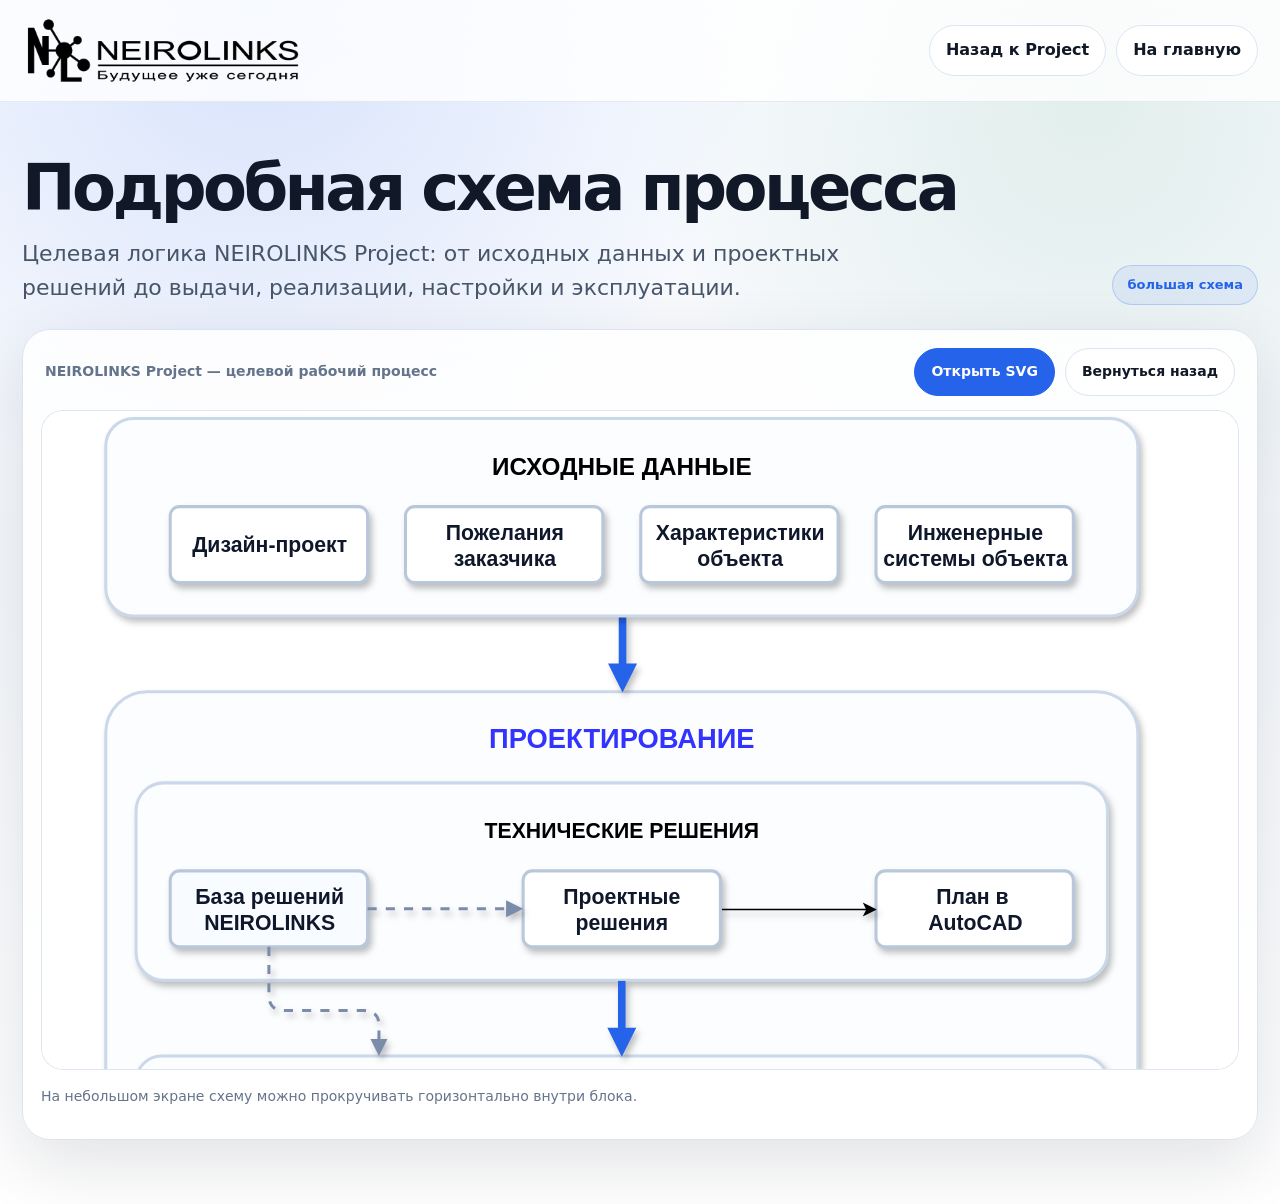
<file: nl-project/process/index.html>
<!doctype html>
<html lang="ru">
<head>
  <meta charset="utf-8" />
  <meta name="viewport" content="width=device-width, initial-scale=1" />
  <title>NEIROLINKS Project — подробная схема процесса</title>
  <meta name="description" content="Подробная схема целевого рабочего процесса NEIROLINKS Project." />
  <meta name="theme-color" content="#2563eb" />
  <style>
    :root {
      --bg: #f5f7fb;
      --panel: #ffffff;
      --text: #111827;
      --muted: #64748b;
      --line: #dbe4f0;
      --blue: #2563eb;
      --blue-2: #174ac5;
      --shadow: 0 24px 70px rgba(15, 23, 42, .12);
      --radius: 28px;
      --max: 1320px;
      --sans: Inter, ui-sans-serif, system-ui, -apple-system, BlinkMacSystemFont, "Segoe UI", Arial, sans-serif;
    }
    * { box-sizing: border-box; }
    body {
      margin: 0;
      font-family: var(--sans);
      color: var(--text);
      background:
        radial-gradient(circle at 20% 0%, rgba(37, 99, 235, .16), transparent 32rem),
        radial-gradient(circle at 85% 8%, rgba(22, 131, 74, .10), transparent 28rem),
        linear-gradient(180deg, #f9fbff 0%, var(--bg) 48%, #ffffff 100%);
      line-height: 1.55;
    }
    a { color: inherit; text-decoration: none; }
    img { display:block; max-width:100%; }
    .topbar {
      position: sticky;
      top: 0;
      z-index: 20;
      backdrop-filter: blur(18px);
      background: rgba(255, 255, 255, .80);
      border-bottom: 1px solid rgba(219, 228, 240, .76);
    }
    .nav {
      max-width: var(--max);
      margin: 0 auto;
      padding: 14px 22px;
      display: flex;
      align-items: center;
      justify-content: space-between;
      gap: 20px;
    }
    .brand-logo-full {
      width: clamp(200px, 22vw, 320px);
      height: auto;
      object-fit: contain;
    }
    .actions { display:flex; align-items:center; gap:10px; flex-wrap:wrap; justify-content:flex-end; }
    .btn {
      display: inline-flex;
      align-items: center;
      justify-content: center;
      gap: 8px;
      padding: 12px 16px;
      border-radius: 999px;
      border: 1px solid var(--line);
      background: #fff;
      color: var(--text);
      font-weight: 700;
      transition: transform .18s ease, box-shadow .18s ease, border-color .18s ease, background .18s ease;
    }
    .btn:hover { transform: translateY(-1px); box-shadow: 0 12px 32px rgba(15, 23, 42, .10); border-color: #b9c9df; }
    .btn.primary { background: var(--blue); border-color: var(--blue); color:#fff; }
    .btn.primary:hover { background: var(--blue-2); }
    main {
      max-width: var(--max);
      margin: 0 auto;
      padding: 54px 22px 64px;
    }
    .head {
      display: grid;
      grid-template-columns: minmax(0, 1fr) auto;
      gap: 24px;
      align-items: end;
      margin-bottom: 24px;
    }
    h1 {
      margin: 0;
      font-size: clamp(34px, 5vw, 68px);
      line-height: 1.02;
      letter-spacing: -.055em;
    }
    .lead {
      margin: 16px 0 0;
      color: #475569;
      font-size: clamp(17px, 2vw, 22px);
      max-width: 920px;
    }
    .pill {
      border: 1px solid rgba(37, 99, 235, .22);
      background: rgba(37, 99, 235, .08);
      color: var(--blue);
      padding: 9px 14px;
      border-radius: 999px;
      font-size: 13px;
      font-weight: 800;
      white-space: nowrap;
    }
    .diagram-card {
      border: 1px solid var(--line);
      background: rgba(255,255,255,.88);
      border-radius: var(--radius);
      box-shadow: var(--shadow);
      padding: 18px;
      overflow: hidden;
    }
    .diagram-toolbar {
      display:flex;
      align-items:center;
      justify-content:space-between;
      gap:14px;
      flex-wrap:wrap;
      padding: 0 4px 14px;
      color: var(--muted);
      font-size: 14px;
    }
    .diagram-scroll {
      border: 1px solid rgba(219,228,240,.92);
      border-radius: 22px;
      background: #fff;
      overflow: auto;
      max-height: calc(100vh - 240px);
    }
    .diagram-scroll img {
      width: 100%;
      min-width: 980px;
      height: auto;
      background:#fff;
    }
    .note {
      margin-top: 16px;
      color: var(--muted);
      font-size: 14px;
    }
    @media (max-width: 760px) {
      .nav { padding: 12px 14px; gap: 12px; }
      .brand-logo-full { width: 160px; }
      .actions .btn { padding: 10px 12px; font-size: 13px; }
      main { padding: 34px 14px 42px; }
      .head { grid-template-columns: 1fr; }
      .diagram-card { padding: 12px; border-radius: 22px; }
      .diagram-scroll { max-height: none; }
    }
  </style>
</head>
<body>
  <header class="topbar">
    <nav class="nav" aria-label="Основная навигация">
      <a href="../../" aria-label="NEIROLINKS — главная страница">
        <img class="brand-logo-full" src="../assets/logo/Logo_black_Full.png" alt="NEIROLINKS — Будущее уже сегодня" />
      </a>
      <div class="actions">
        <a class="btn" href="../">Назад к Project</a>
        <a class="btn" href="../../">На главную</a>
      </div>
    </nav>
  </header>

  <main>
    <div class="head">
      <div>
        <h1>Подробная схема процесса</h1>
        <p class="lead">Целевая логика NEIROLINKS Project: от исходных данных и проектных решений до выдачи, реализации, настройки и эксплуатации.</p>
      </div>
      <span class="pill">большая схема</span>
    </div>

    <section class="diagram-card" aria-labelledby="diagram-title">
      <div class="diagram-toolbar">
        <strong id="diagram-title">NEIROLINKS Project — целевой рабочий процесс</strong>
        <div class="actions">
          <a class="btn primary" href="../assets/diagrams/nl-project-process.svg" target="_blank" rel="noopener">Открыть SVG</a>
          <a class="btn" href="../">Вернуться назад</a>
        </div>
      </div>
      <div class="diagram-scroll">
        <img src="../assets/diagrams/nl-project-process.svg" alt="Подробная схема целевого рабочего процесса NEIROLINKS Project" />
      </div>
      <p class="note">На небольшом экране схему можно прокручивать горизонтально внутри блока.</p>
    </section>
  </main>
</body>
</html>
</file>
<file: style.css>
* {
  box-sizing: border-box;
}

html {
  scroll-behavior: smooth;
}

body {
  margin: 0;
  font-family: -apple-system, BlinkMacSystemFont, "Segoe UI", Arial, sans-serif;
  color: #20242a;
  background: #f5f6f7;
  line-height: 1.65;
}

body.menu-open {
  overflow: hidden;
}

a {
  color: inherit;
  text-decoration: none;
}

img {
  max-width: 100%;
}

.container {
  width: min(1120px, calc(100% - 48px));
  margin: 0 auto;
}

.narrow {
  width: min(840px, calc(100% - 48px));
  margin: 0 auto;
}

.site-header {
  position: sticky;
  top: 0;
  z-index: 30;
  background: rgba(245, 246, 247, 0.94);
  backdrop-filter: blur(10px);
  border-bottom: 1px solid #d9dde2;
}

.header-row {
  display: flex;
  align-items: center;
  justify-content: space-between;
  min-height: 76px;
  gap: 24px;
}

.brand {
  font-size: 18px;
  font-weight: 600;
  letter-spacing: 0.01em;
  white-space: nowrap;
}

.nav {
  display: flex;
  align-items: center;
  gap: 24px;
  font-size: 15px;
  color: #4b5563;
}

.nav a {
  transition: color 0.2s ease;
}

.nav a:hover {
  color: #20242a;
}

.menu-toggle {
  display: none;
  width: 46px;
  height: 46px;
  border: 1px solid #d9dde2;
  border-radius: 12px;
  background: #ffffff;
  padding: 0;
  cursor: pointer;
}

.menu-toggle span {
  display: block;
  width: 18px;
  height: 2px;
  margin: 4px auto;
  background: #20242a;
  border-radius: 2px;
}

.hero {
  padding: 72px 0 56px;
}

.hero-grid {
  display: grid;
  grid-template-columns: minmax(0, 1.05fr) minmax(340px, 0.95fr);
  gap: 48px;
  align-items: center;
}

.eyebrow {
  margin: 0 0 12px;
  color: #5b6f86;
  font-size: 14px;
  text-transform: uppercase;
  letter-spacing: 0.08em;
}

h1 {
  margin: 0 0 18px;
  font-size: clamp(42px, 6vw, 68px);
  line-height: 1.04;
  letter-spacing: -0.035em;
}

h2 {
  margin: 0 0 20px;
  font-size: clamp(30px, 4vw, 42px);
  line-height: 1.12;
  letter-spacing: -0.03em;
}

h3 {
  margin: 0 0 10px;
  font-size: 20px;
  line-height: 1.3;
}

p {
  margin: 0 0 16px;
}

.lead {
  margin: 0 0 14px;
  font-size: clamp(22px, 3vw, 28px);
  color: #2a3340;
  line-height: 1.35;
}

.hero-description {
  margin: 0 0 30px;
  font-size: 18px;
  color: #4b5563;
  max-width: 760px;
}

.hero-actions {
  display: flex;
  gap: 14px;
  flex-wrap: wrap;
  margin-bottom: 30px;
}

.button {
  display: inline-flex;
  align-items: center;
  justify-content: center;
  min-height: 50px;
  padding: 0 22px;
  border-radius: 14px;
  font-weight: 600;
  border: 1px solid #cfd6dd;
  transition: transform 0.15s ease, box-shadow 0.15s ease, background 0.15s ease;
}

.button:hover {
  transform: translateY(-1px);
  box-shadow: 0 10px 24px rgba(25, 35, 49, 0.08);
}

.button-primary {
  background: #31465f;
  color: #ffffff;
  border-color: #31465f;
}

.button-secondary {
  background: #ffffff;
  color: #20242a;
}

.hero-facts {
  display: grid;
  gap: 8px;
  color: #4b5563;
  font-size: 15px;
}

.hero-photo {
  width: 100%;
  display: block;
  aspect-ratio: 3 / 4;
  object-fit: cover;
  border-radius: 28px;
  border: 1px solid #d9dde2;
  background: #ffffff;
  box-shadow: 0 18px 60px rgba(25, 35, 49, 0.08);
}

.section {
  padding: 88px 0;
}

.section-alt {
  background: #eef1f4;
  border-top: 1px solid #d9dde2;
  border-bottom: 1px solid #d9dde2;
}

.section-intro {
  margin: 0 0 28px;
  color: #4b5563;
  font-size: 18px;
}

.section-note {
  margin-top: 24px;
  color: #4b5563;
}

.profile-note {
  margin-top: 26px;
  padding: 22px 24px;
  background: #ffffff;
  border: 1px solid #d9dde2;
  border-radius: 18px;
  color: #4b5563;
}

.grid-two {
  display: grid;
  grid-template-columns: repeat(2, minmax(0, 1fr));
  gap: 18px;
}

.card {
  background: #ffffff;
  border: 1px solid #d9dde2;
  border-radius: 20px;
  padding: 24px;
  box-shadow: 0 8px 24px rgba(25, 35, 49, 0.03);
}

.card p:last-child {
  margin-bottom: 0;
}

.list {
  margin: 0;
  padding-left: 22px;
}

.list li + li {
  margin-top: 10px;
}

.section-contacts {
  padding-bottom: 104px;
}

.contacts-grid {
  display: grid;
  grid-template-columns: 1fr 1fr;
  gap: 24px;
  align-items: start;
}

.contact-name {
  font-size: 22px;
  font-weight: 600;
  margin-bottom: 6px;
}

.contact-link {
  color: #31465f;
  font-weight: 500;
  word-break: break-word;
}

.contact-link:hover {
  text-decoration: underline;
}

.contact-box {
  background: #ffffff;
  border: 1px solid #d9dde2;
  border-radius: 20px;
  padding: 24px;
  box-shadow: 0 8px 24px rgba(25, 35, 49, 0.03);
}

.contact-box-title {
  font-size: 20px;
  font-weight: 600;
  margin-top: 0;
  margin-bottom: 12px;
}


.button-project {
  background: #ffffff;
  color: #31465f;
  border-color: #b7c4d2;
}

.button-project:hover {
  background: #eef1f4;
}

.nl-project-section {
  padding: 72px 0;
}

.nl-project-grid {
  display: grid;
  grid-template-columns: minmax(0, 1.05fr) minmax(320px, 0.95fr);
  gap: 32px;
  align-items: center;
}

.nl-project-actions {
  margin-top: 24px;
}

.nl-project-card {
  background: #ffffff;
  border: 1px solid #d9dde2;
  border-radius: 24px;
  padding: 22px;
  box-shadow: 0 18px 50px rgba(25, 35, 49, 0.08);
}

.nl-project-flow-item {
  padding: 18px 18px;
  border-radius: 18px;
  background: #f5f6f7;
  border: 1px solid #e1e6eb;
}

.nl-project-flow-item + .nl-project-flow-item {
  margin-top: 12px;
}

.nl-project-flow-item strong {
  display: block;
  margin-bottom: 5px;
  font-size: 18px;
  color: #20242a;
}

.nl-project-flow-item span {
  display: block;
  color: #4b5563;
}

@media (max-width: 980px) {
  .hero-grid {
    grid-template-columns: 1fr;
    gap: 32px;
  }

  .hero-visual {
    order: -1;
  }

  .hero-photo {
    max-width: 520px;
    margin: 0 auto;
  }

  .contacts-grid,
  .grid-two,
  .nl-project-grid {
    grid-template-columns: 1fr;
  }
}

@media (max-width: 760px) {
  .container,
  .narrow {
    width: min(100% - 32px, 1120px);
  }

  .header-row {
    min-height: 68px;
  }

  .menu-toggle {
    display: inline-block;
  }

  .nav {
    position: fixed;
    top: 69px;
    left: 16px;
    right: 16px;
    display: none;
    flex-direction: column;
    align-items: flex-start;
    gap: 0;
    background: #ffffff;
    border: 1px solid #d9dde2;
    border-radius: 18px;
    box-shadow: 0 24px 60px rgba(25, 35, 49, 0.12);
    overflow: hidden;
  }

  .nav.nav-open {
    display: flex;
  }

  .nav a {
    width: 100%;
    padding: 16px 18px;
    border-bottom: 1px solid #eef1f4;
  }

  .nav a:last-child {
    border-bottom: 0;
  }

  .hero {
    padding: 48px 0 40px;
  }

  .section {
    padding: 64px 0;
  }

  .button {
    width: 100%;
  }

  .hero-actions {
    flex-direction: column;
  }
}
</file>
